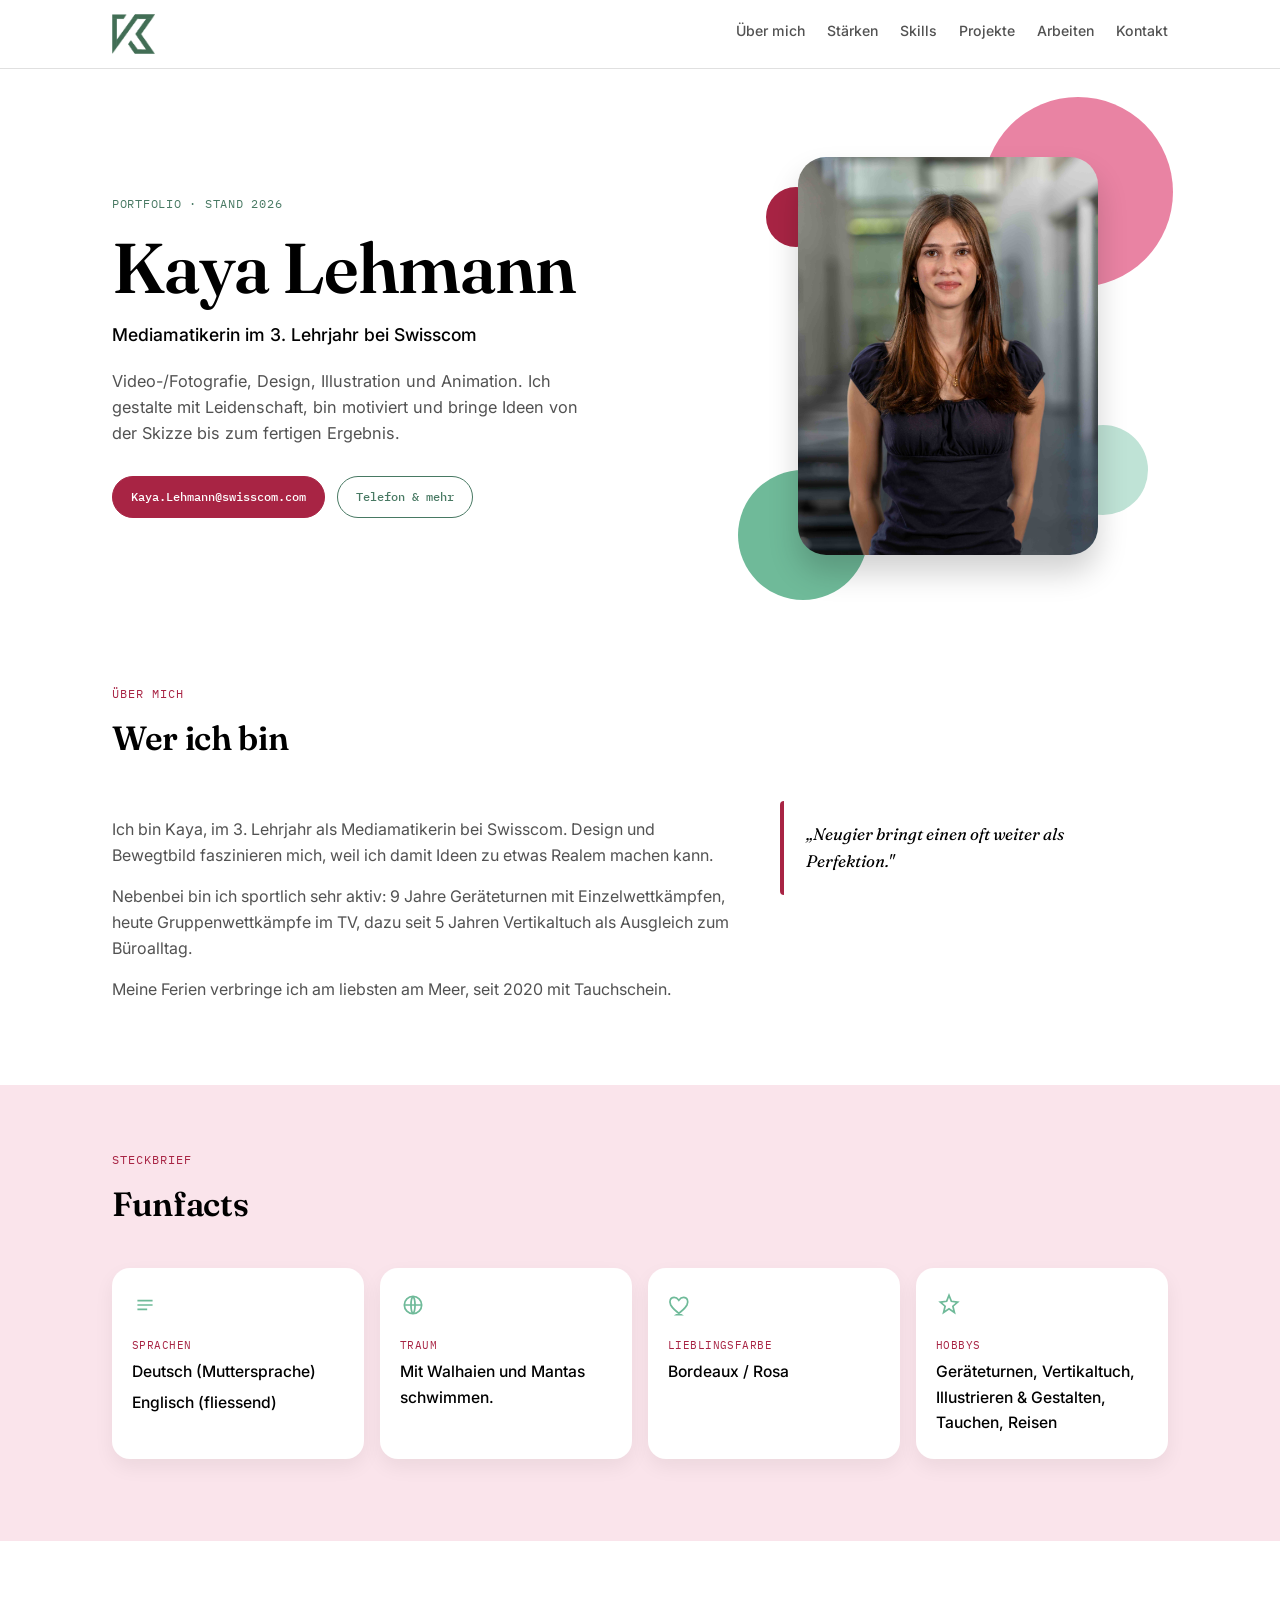
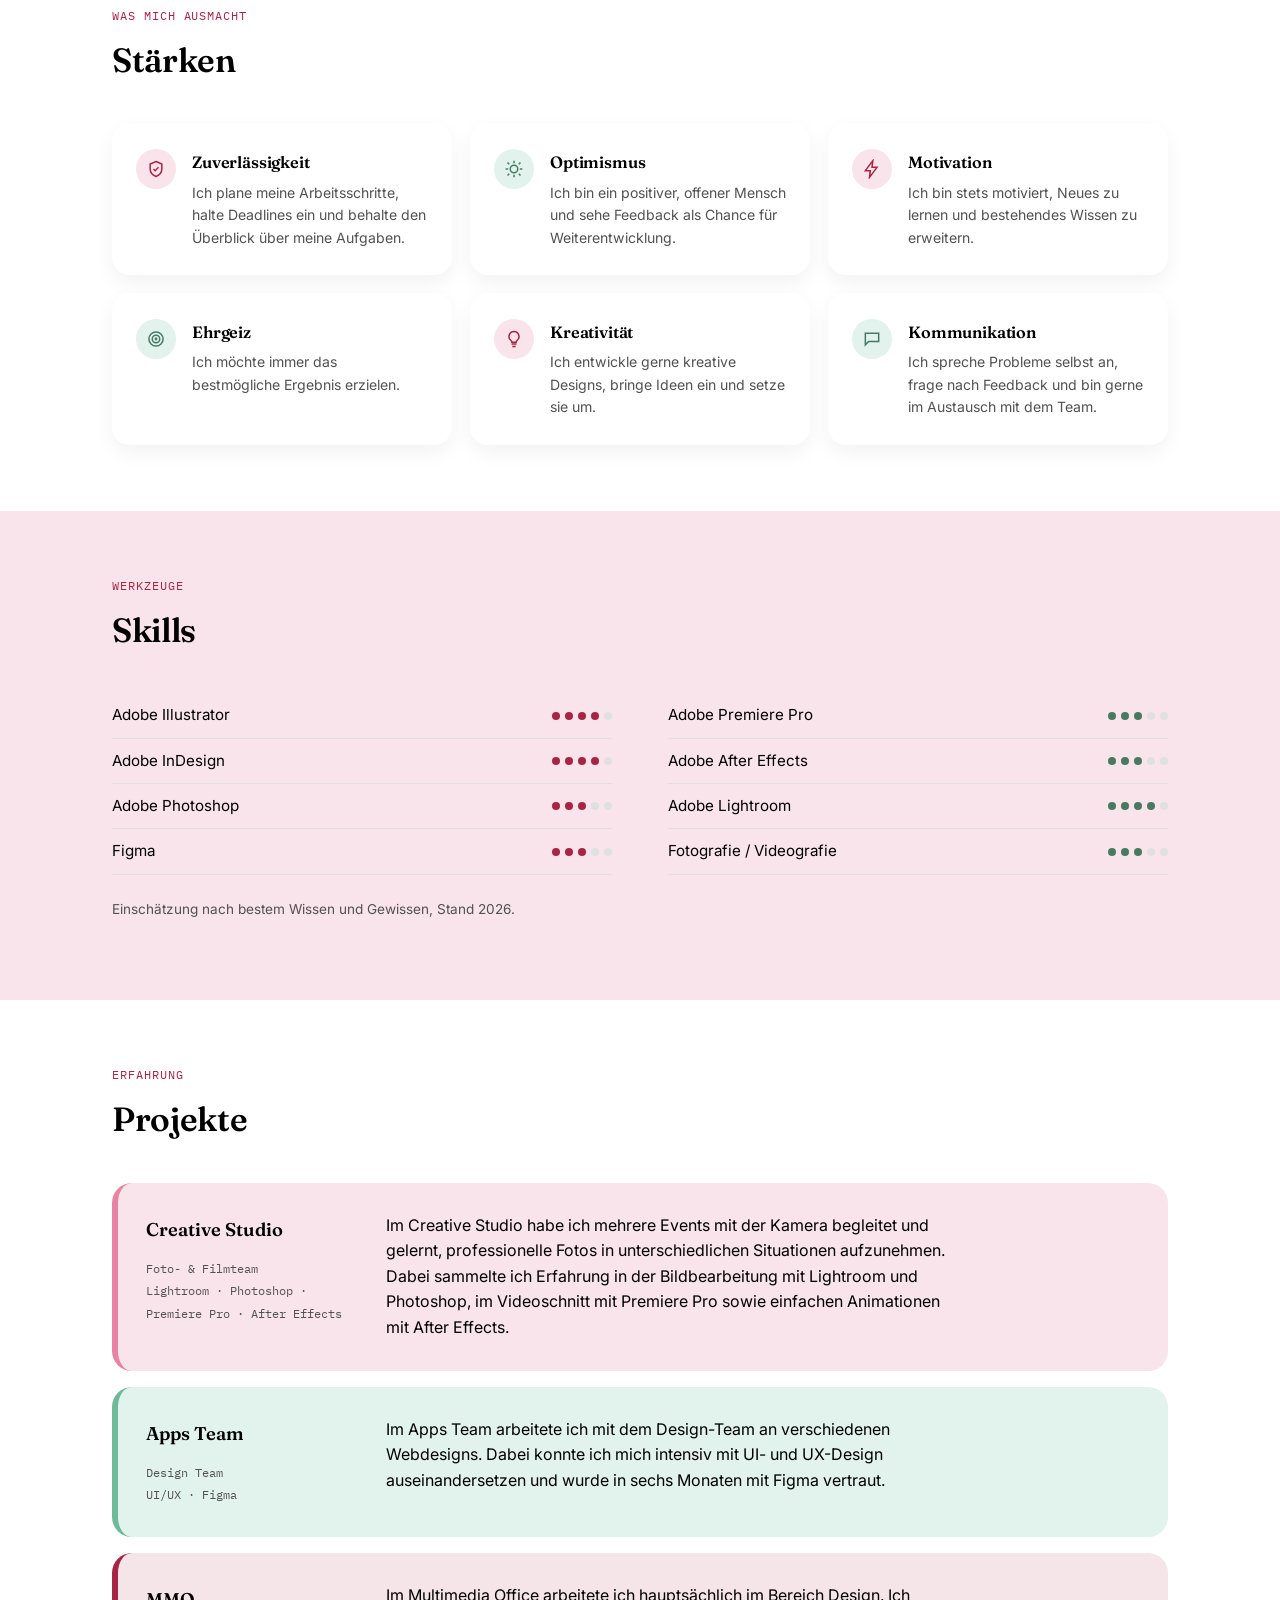
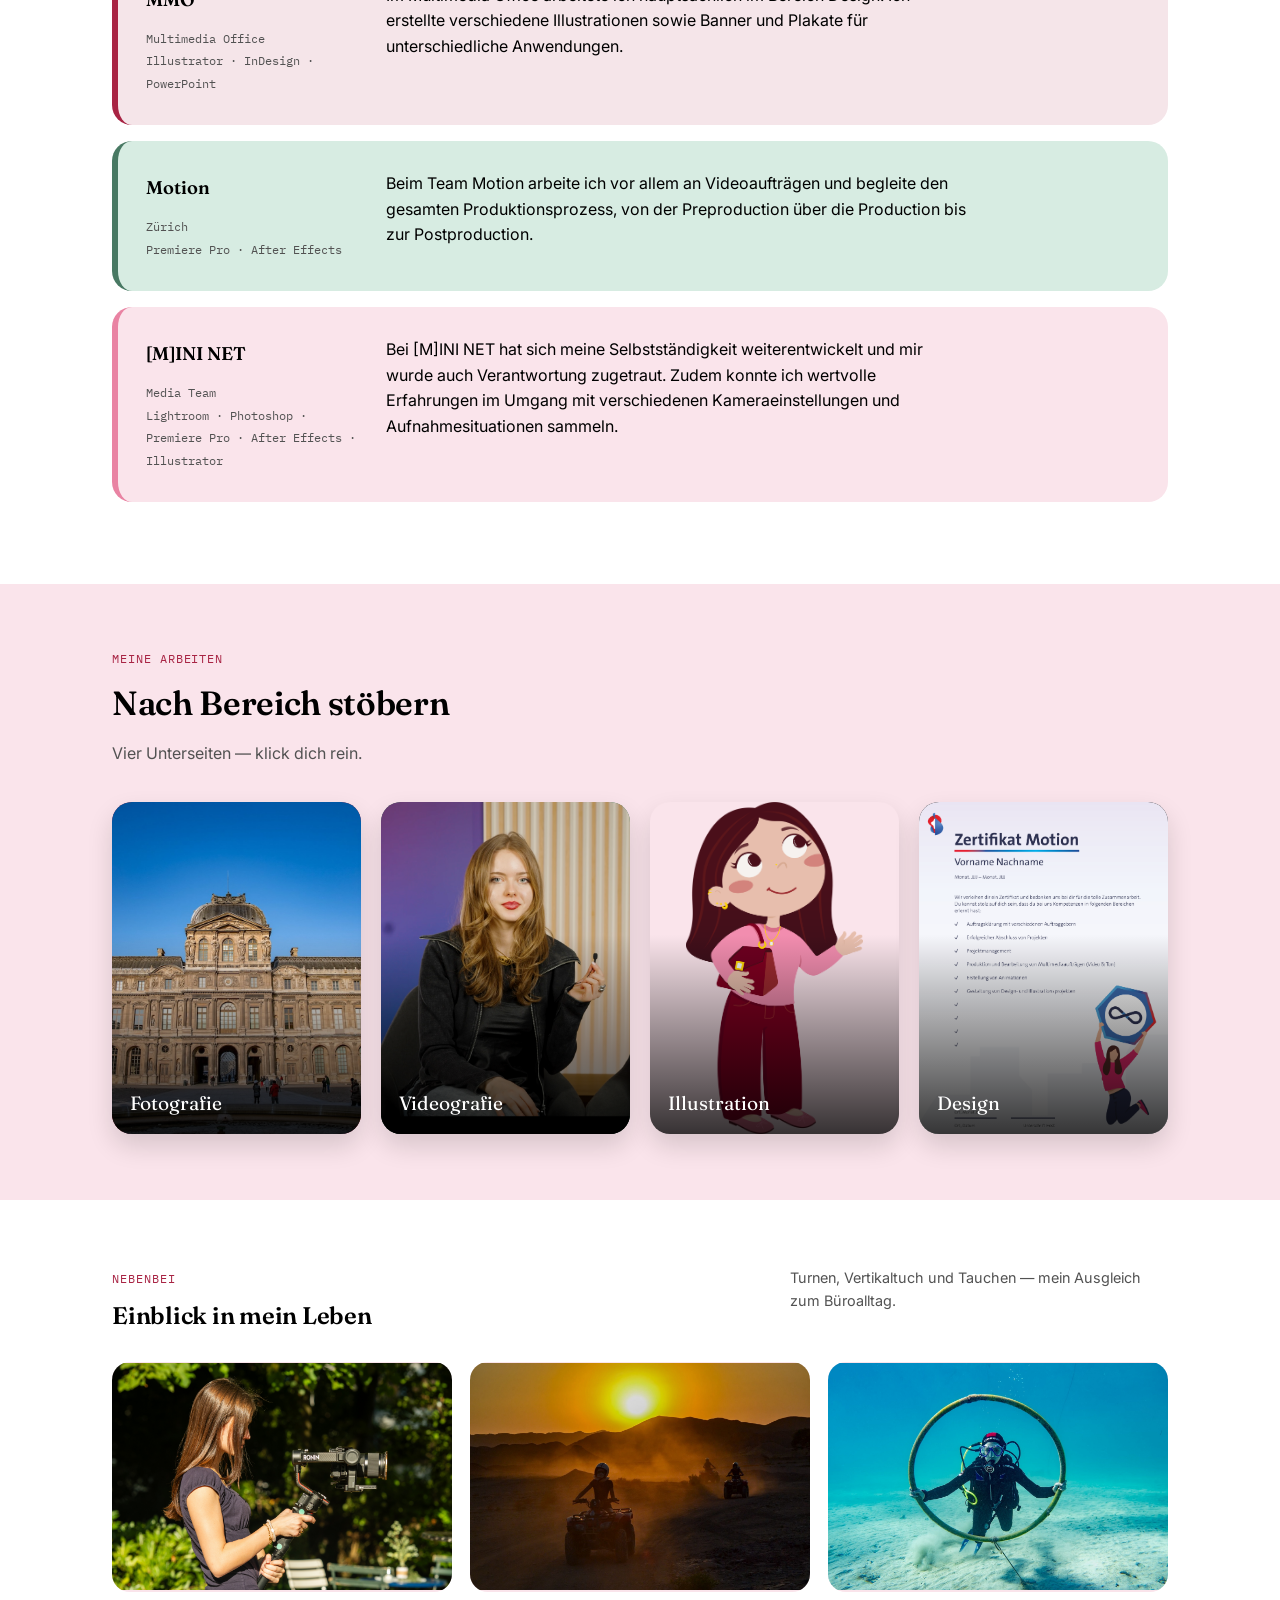
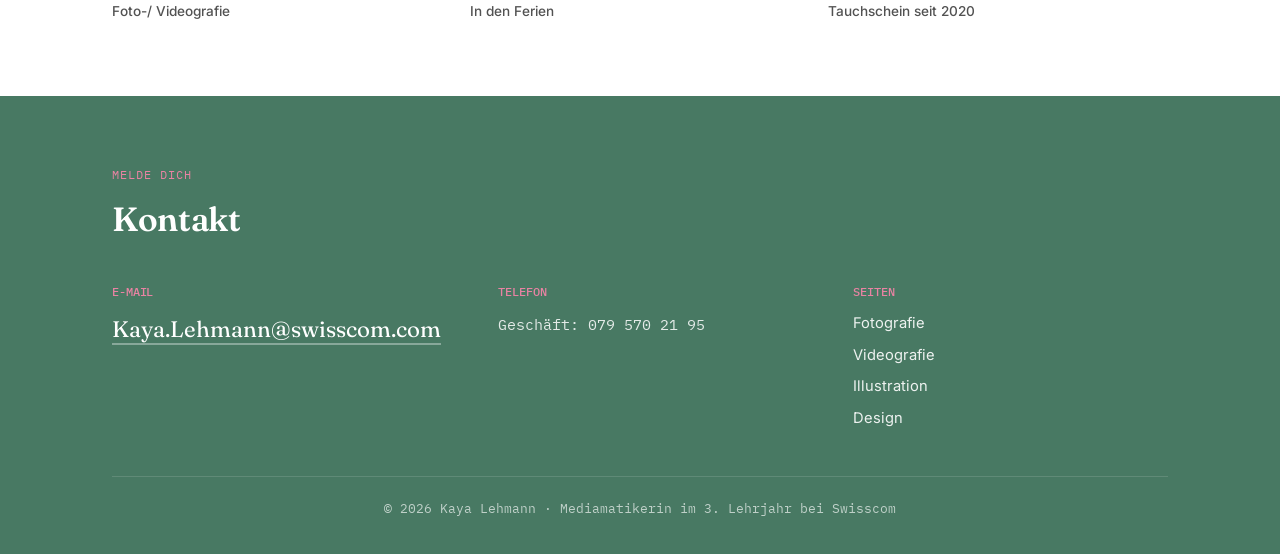
<file: index.html>
<!DOCTYPE html>
<html lang="de">
<head>
<meta charset="UTF-8">
<meta name="viewport" content="width=device-width, initial-scale=1.0">
<title>Kaya Lehmann — Mediamatikerin</title>
<link rel="icon" type="image/x-icon" href="assets/Logo/Logo.png">
<meta name="description" content="Portfolio von Kaya Lehmann, Mediamatikerin im 3. Lehrjahr — Design, Bewegtbild, Illustration und Fotografie.">
<link rel="preconnect" href="https://fonts.googleapis.com">
<link rel="preconnect" href="https://fonts.gstatic.com" crossorigin>
<link href="https://fonts.googleapis.com/css2?family=Fraunces:opsz,wght@9..144,500;9..144,600;9..144,700&family=Yellowtail&family=Inter:wght@400;500;600;700&family=IBM+Plex+Mono:wght@400;500&display=swap" rel="stylesheet">
<link rel="stylesheet" href="style.css">
</head>
<body>

<!-- ============================================================
     BILDER & FARBEN ANPASSEN
     - Farben: ganz oben in style.css unter :root.
     - Bilder: liegen in assets/. Dateiname im src="assets/..."
       ersetzen, um ein Bild zu tauschen. Empfohlene Breite:
       Porträt ~700px, Arbeitsproben/Fotos ~900–1000px.
     ============================================================ -->

<header class="top">
  <div class="wrap">
      <img src="assets/Logo/Logo.png" alt="Porträt von Kaya Lehmann" height="40">
    <nav aria-label="Hauptnavigation">
      <a href="#about">Über mich</a>
      <a href="#staerken">Stärken</a>
      <a href="#skills">Skills</a>
      <a href="#projekte">Projekte</a>
      <a href="#arbeiten">Arbeiten</a>
      <a href="#kontakt">Kontakt</a>
    </nav>
  </div>
</header>

<!-- ===================== HERO ===================== -->
<section class="hero">
  <div class="wrap hero-inner">
    <div>
      <div class="hero-tag">Portfolio · Stand 2026</div>
      <h1>Kaya Lehmann</h1>
      <div class="role">Mediamatikerin im 3. Lehrjahr bei Swisscom</div>
      <p class="lede">Video-/Fotografie, Design, Illustration und Animation. Ich gestalte mit Leidenschaft, bin motiviert und bringe Ideen von der Skizze bis zum fertigen Ergebnis.</p>
      <div class="chips">
        <a class="chip solid" href="mailto:Kaya.Lehmann@swisscom.com">Kaya.Lehmann@swisscom.com</a>
        <a class="chip outline" href="#kontakt">Telefon &amp; mehr</a>
      </div>
    </div>
    <!-- Porträt: Bild in assets/ ersetzen. Die 4 Punkte (.dot) liegen hinter dem Bild,
         Farbe/Position/Grösse steht in style.css unter "2) PORTRAIT" -->
    <div class="hero-portrait">
      <span class="dot d1" aria-hidden="true"></span>
      <span class="dot d2" aria-hidden="true"></span>
      <span class="dot d3" aria-hidden="true"></span>
      <span class="dot d4" aria-hidden="true"></span>
      <img src="assets/Kaya_Portrait.jpeg" alt="Porträt von Kaya Lehmann">
    </div>
  </div>
</section>

<main>

  <!-- ===================== ABOUT ===================== -->
  <section class="block tint-white" id="about">
    <div class="wrap">
      <div class="section-head">
        <span class="eyebrow">Über mich</span>
        <h2>Wer ich bin</h2>
      </div>
      <div class="about-grid">
        <div>
          <p>Ich bin Kaya, im 3. Lehrjahr als Mediamatikerin bei Swisscom. Design und Bewegtbild faszinieren mich, weil ich damit Ideen zu etwas Realem machen kann. </p>
          <p>Nebenbei bin ich sportlich sehr aktiv: 9 Jahre Geräteturnen mit Einzelwettkämpfen, heute Gruppenwettkämpfe im TV, dazu seit 5 Jahren Vertikaltuch als Ausgleich zum Büroalltag.</p>
          <p>Meine Ferien verbringe ich am liebsten am Meer, seit 2020 mit Tauchschein.</p>
        </div>
        <div class="about-quote">„Neugier bringt einen oft weiter als Perfektion."</div>
      </div>
    </div>
  </section>

  <!-- ===================== FUNFACTS ===================== -->
  <section class="block tint-pink">
    <div class="wrap">
      <div class="section-head">
        <span class="eyebrow">Steckbrief</span>
        <h2>Funfacts</h2>
      </div>
      <dl class="funfacts-grid">
        <div class="funfact">
          <svg class="ico" viewBox="0 0 24 24" fill="none" stroke="currentColor" stroke-width="1.6"><path d="M5 8h14M5 12h14M5 16h9"/></svg>
          <dt>Sprachen</dt>
          <dd>Deutsch (Muttersprache)</dd>
          <dd>Englisch (fliessend)</dd>
        </div>
        <div class="funfact">
          <svg class="ico" viewBox="0 0 24 24" fill="none" stroke="currentColor" stroke-width="1.6"><circle cx="12" cy="12" r="8"/><path d="M4 12h16M12 4c2.5 2.5 2.5 13.5 0 16M12 4c-2.5 2.5-2.5 13.5 0 16"/></svg>
          <dt>Traum</dt>
          <dd>Mit Walhaien und Mantas schwimmen.</dd>
        </div>
        <div class="funfact">
          <svg class="ico" viewBox="0 0 24 24" fill="none" stroke="currentColor" stroke-width="1.6"><path d="M12 21s-7-4.6-9.5-9C.7 8.4 2.3 5 5.6 5c1.8 0 3.2 1 4.4 2.6C11.2 6 12.6 5 14.4 5c3.3 0 4.9 3.4 3.1 7-2.5 4.4-9.5 9-9.5 9z"/></svg>
          <dt>Lieblingsfarbe</dt>
          <dd>Bordeaux / Rosa</dd>
        </div>
        <div class="funfact">
          <svg class="ico" viewBox="0 0 24 24" fill="none" stroke="currentColor" stroke-width="1.6"><path d="M12 3l2.2 5.6L20 9.3l-4.4 3.8L17 19l-5-3.4L7 19l1.4-5.9L4 9.3l5.8-.7z"/></svg>
          <dt>Hobbys</dt>
          <dd>Geräteturnen, Vertikaltuch, Illustrieren & Gestalten, Tauchen, Reisen</dd>
        </div>
      </dl>
    </div>
  </section>

  <!-- ===================== STÄRKEN ===================== -->
  <section class="block tint-white" id="staerken">
    <div class="wrap">
      <div class="section-head">
        <span class="eyebrow">Was mich ausmacht</span>
        <h2>Stärken</h2>
      </div>
      <div class="strengths">
        <div class="strength">
          <span class="ico"><svg viewBox="0 0 24 24" fill="none" stroke="currentColor" stroke-width="1.8"><path d="M12 3l7 3v6c0 4.4-3 7.4-7 9-4-1.6-7-4.6-7-9V6l7-3z"/><path d="M9 12l2 2 4-4"/></svg></span>
          <div><h3>Zuverlässigkeit</h3><p>Ich plane meine Arbeitsschritte, halte Deadlines ein und behalte den Überblick über meine Aufgaben.</p></div>
        </div>
        <div class="strength">
          <span class="ico"><svg viewBox="0 0 24 24" fill="none" stroke="currentColor" stroke-width="1.8"><circle cx="12" cy="12" r="4.5"/><path d="M12 2v3M12 19v3M4.2 4.2l2.1 2.1M17.7 17.7l2.1 2.1M2 12h3M19 12h3M4.2 19.8l2.1-2.1M17.7 6.3l2.1-2.1"/></svg></span>
          <div><h3>Optimismus</h3><p>Ich bin ein positiver, offener Mensch und sehe Feedback als Chance für Weiterentwicklung.</p></div>
        </div>
        <div class="strength">
          <span class="ico"><svg viewBox="0 0 24 24" fill="none" stroke="currentColor" stroke-width="1.8"><path d="M13 2 4 14h6l-1 8 9-12h-6l1-8z"/></svg></span>
          <div><h3>Motivation</h3><p>Ich bin stets motiviert, Neues zu lernen und bestehendes Wissen zu erweitern.</p></div>
        </div>
        <div class="strength">
          <span class="ico"><svg viewBox="0 0 24 24" fill="none" stroke="currentColor" stroke-width="1.8"><circle cx="12" cy="12" r="8.5"/><circle cx="12" cy="12" r="4.5"/><circle cx="12" cy="12" r="0.8" fill="currentColor"/></svg></span>
          <div><h3>Ehrgeiz</h3><p>Ich möchte immer das bestmögliche Ergebnis erzielen.</p></div>
        </div>
        <div class="strength">
          <span class="ico"><svg viewBox="0 0 24 24" fill="none" stroke="currentColor" stroke-width="1.8"><path d="M9 18h6M10 21h4M12 3a6 6 0 0 0-3.6 10.8c.6.5 1 1.2 1 2.2h5.2c0-1 .4-1.7 1-2.2A6 6 0 0 0 12 3z"/></svg></span>
          <div><h3>Kreativität</h3><p>Ich entwickle gerne kreative Designs, bringe Ideen ein und setze sie um.</p></div>
        </div>
        <div class="strength">
          <span class="ico"><svg viewBox="0 0 24 24" fill="none" stroke="currentColor" stroke-width="1.8"><path d="M4 5h16v10H8l-4 4V5z"/></svg></span>
          <div><h3>Kommunikation</h3><p>Ich spreche Probleme selbst an, frage nach Feedback und bin gerne im Austausch mit dem Team.</p></div>
        </div>
      </div>
    </div>
  </section>

  <!-- ===================== SKILLS ===================== -->
  <section class="block tint-pink" id="skills">
    <div class="wrap">
      <div class="section-head">
        <span class="eyebrow">Werkzeuge</span>
        <h2>Skills</h2>
      </div>
      <div class="skills-groups">
        <div class="skill-group">
          <div class="skill-row"><span class="name">Adobe Illustrator</span><span class="dots pink"><span class="on"></span><span class="on"></span><span class="on"></span><span class="on"></span><span></span></span></div>
          <div class="skill-row"><span class="name">Adobe InDesign</span><span class="dots pink"><span class="on"></span><span class="on"></span><span class="on"></span><span class="on"></span><span></span></span></div>
          <div class="skill-row"><span class="name">Adobe Photoshop</span><span class="dots pink"><span class="on"></span><span class="on"></span><span class="on"></span><span></span><span></span></span></div>
          <div class="skill-row"><span class="name">Figma</span><span class="dots pink"><span class="on"></span><span class="on"></span><span class="on"></span><span></span><span></span></span></div>
        </div>
        <div class="skill-group">
          <div class="skill-row"><span class="name">Adobe Premiere Pro</span><span class="dots green"><span class="on"></span><span class="on"></span><span class="on"></span><span></span><span></span></span></div>
          <div class="skill-row"><span class="name">Adobe After Effects</span><span class="dots green"><span class="on"></span><span class="on"></span><span class="on"></span><span></span><span></span></span></div>
          <div class="skill-row"><span class="name">Adobe Lightroom</span><span class="dots green"><span class="on"></span><span class="on"></span><span class="on"></span><span class="on"></span><span></span></span></div>
          <div class="skill-row"><span class="name">Fotografie / Videografie</span><span class="dots green"><span class="on"></span><span class="on"></span><span class="on"></span><span></span><span></span></span></div>
        </div>
      </div>
      <p class="skills-note">Einschätzung nach bestem Wissen und Gewissen, Stand 2026.</p>
    </div>
  </section>

  <!-- ===================== PROJEKTE =====================
       Jede Box hat ihre eigene Klasse (proj-creative, proj-apps, proj-mmo, proj-motion).
       Farben pro Box: style.css unter "4) PROJEKT-BOXEN" -->
  <section class="block tint-white" id="projekte">
    <div class="wrap">
      <div class="section-head">
        <span class="eyebrow">Erfahrung</span>
        <h2>Projekte</h2>
      </div>

      <div class="project proj-creative">
        <div class="meta"><strong>Creative Studio</strong>Foto- &amp; Filmteam<br>Lightroom · Photoshop · Premiere Pro · After Effects</div>
        <p>Im Creative Studio habe ich mehrere Events mit der Kamera begleitet und gelernt, professionelle Fotos in unterschiedlichen Situationen aufzunehmen. Dabei sammelte ich Erfahrung in der Bildbearbeitung mit Lightroom und Photoshop, im Videoschnitt mit Premiere Pro sowie einfachen Animationen mit After Effects.</p>
      </div>
      <div class="project proj-apps">
        <div class="meta"><strong>Apps Team </strong>Design Team<br>UI/UX · Figma</div>
        <p>Im Apps Team arbeitete ich mit dem Design-Team an verschiedenen Webdesigns. Dabei konnte ich mich intensiv mit UI- und UX-Design auseinandersetzen und wurde in sechs Monaten mit Figma vertraut.</p>
      </div>
      <div class="project proj-motion">
        <div class="meta"><strong>MMO</strong>Multimedia Office<br>Illustrator · InDesign · PowerPoint</div>
        <p>Im Multimedia Office arbeitete ich hauptsächlich im Bereich Design. Ich erstellte verschiedene Illustrationen sowie Banner und Plakate für unterschiedliche Anwendungen.</p>
      </div>
      <div class="project proj-mmo">
        <div class="meta"><strong>Motion</strong>Zürich<br>Premiere Pro · After Effects</div>
        <p>Beim Team Motion arbeite ich vor allem an Videoaufträgen und begleite den gesamten Produktionsprozess, von der Preproduction über die Production bis zur Postproduction.</p>
      </div>
          <div class="project proj-creative">
        <div class="meta"><strong>[M]INI NET</strong>Media Team<br>Lightroom · Photoshop · Premiere Pro · After Effects · Illustrator</div>
        <p>Bei [M]INI NET hat sich meine Selbstständigkeit weiterentwickelt und mir wurde auch Verantwortung zugetraut. Zudem konnte ich wertvolle Erfahrungen im Umgang mit verschiedenen Kameraeinstellungen und Aufnahmesituationen sammeln.</p>
      </div>
  </section>

  <!-- ===================== LINKS ZU UNTERSEITEN ===================== -->
  <section class="block tint-pink" id="arbeiten">
    <div class="wrap">
      <div class="section-head">
        <span class="eyebrow">Meine Arbeiten</span>
        <h2>Nach Bereich stöbern</h2>
        <p class="sub">Vier Unterseiten — klick dich rein.</p>
      </div>
      <!-- Vier Kategorie-Boxen: je eine eigene Klasse (cat-foto, cat-video, cat-illu, cat-design).
           Bild tauschen = src ändern. Farbe/Bildausschnitt: style.css unter "3) KATEGORIE-BOXEN" -->
      <div class="subpage-grid">
        <a class="subpage-card cat-foto" href="fotografie.html">
          <img src="assets/Paris/02.jpg" alt="Fotografie-Vorschau: Paris">
          <span class="label">Fotografie</span>
        </a>
        <a class="subpage-card cat-video" href="videografie.html">
          <img src="assets/Video/Video_Page.png" alt="Videografie-Vorschau">
          <span class="label">Videografie</span>
        </a>
<a class="subpage-card" href="illustration.html" style="--cat-fit: contain; background: var(--shy-pink);">
          <img src="assets/Illustration/Ilu_Kaya.png" alt="Illustration-Vorschau: Turnerin">
          <span class="label">Illustration</span>
        </a>
        <a class="subpage-card cat-design" href="design.html">
          <img src="assets/Design/Vorlage_Zertifikat.png" alt="Design-Vorschau: Zukunftstag-Grafik">
          <span class="label">Design</span>
        </a>
      </div>
    </div>
  </section>

  <!-- ===================== FREIZEIT ===================== -->
  <section class="block tint-white">
    <div class="wrap">
      <div class="personal-head">
        <div>
          <span class="eyebrow" style="display:block;font-family:'IBM Plex Mono',monospace;font-size:0.74rem;color:var(--growing-pink);text-transform:uppercase;letter-spacing:0.08em;margin-bottom:8px;">Nebenbei</span>
          <h2>Einblick in mein Leben</h2>
        </div>
        <p>Turnen, Vertikaltuch und Tauchen — mein Ausgleich zum Büroalltag.</p>
      </div>
      <div class="personal-grid">
        <div><img src="assets/Fotos/gimbal.jpg" alt=""><span>Foto-/ Videografie</span></div>
        <div><img src="assets/Fotos/quad.JPG" alt=""><span>In den Ferien</span></div>
        <div><img src="assets/Fotos/Tauchen.JPG" alt=""><span>Tauchschein seit 2020 </span></div>
      </div>
    </div>
  </section>

</main>

<!-- ===================== FOOTER / KONTAKT ===================== -->
<footer class="site-footer" id="kontakt">
  <div class="wrap">
    <div class="section-head">
      <span class="eyebrow">Melde dich</span>
      <h2>Kontakt</h2>
    </div>
    <div class="footer-grid">
      <div>
        <h3>E-Mail</h3>
        <a class="big" href="mailto:Kaya.Lehmann@swisscom.com">Kaya.Lehmann@swisscom.com</a>
      </div>
      <div>
        <h3>Telefon</h3>
        <p class="line">Geschäft: 079 570 21 95</p>
      </div>
      <div>
        <h3>Seiten</h3>
        <nav>
          <a href="fotografie.html">Fotografie</a>
          <a href="videografie.html">Videografie</a>
          <a href="illustration.html">Illustration</a>
          <a href="design.html">Design</a>
        </nav>
      </div>
    </div>
    <div class="footer-bottom">© 2026 Kaya Lehmann · Mediamatikerin im 3. Lehrjahr bei Swisscom</div>
  </div>
</footer>

</body>
</html>
</file>
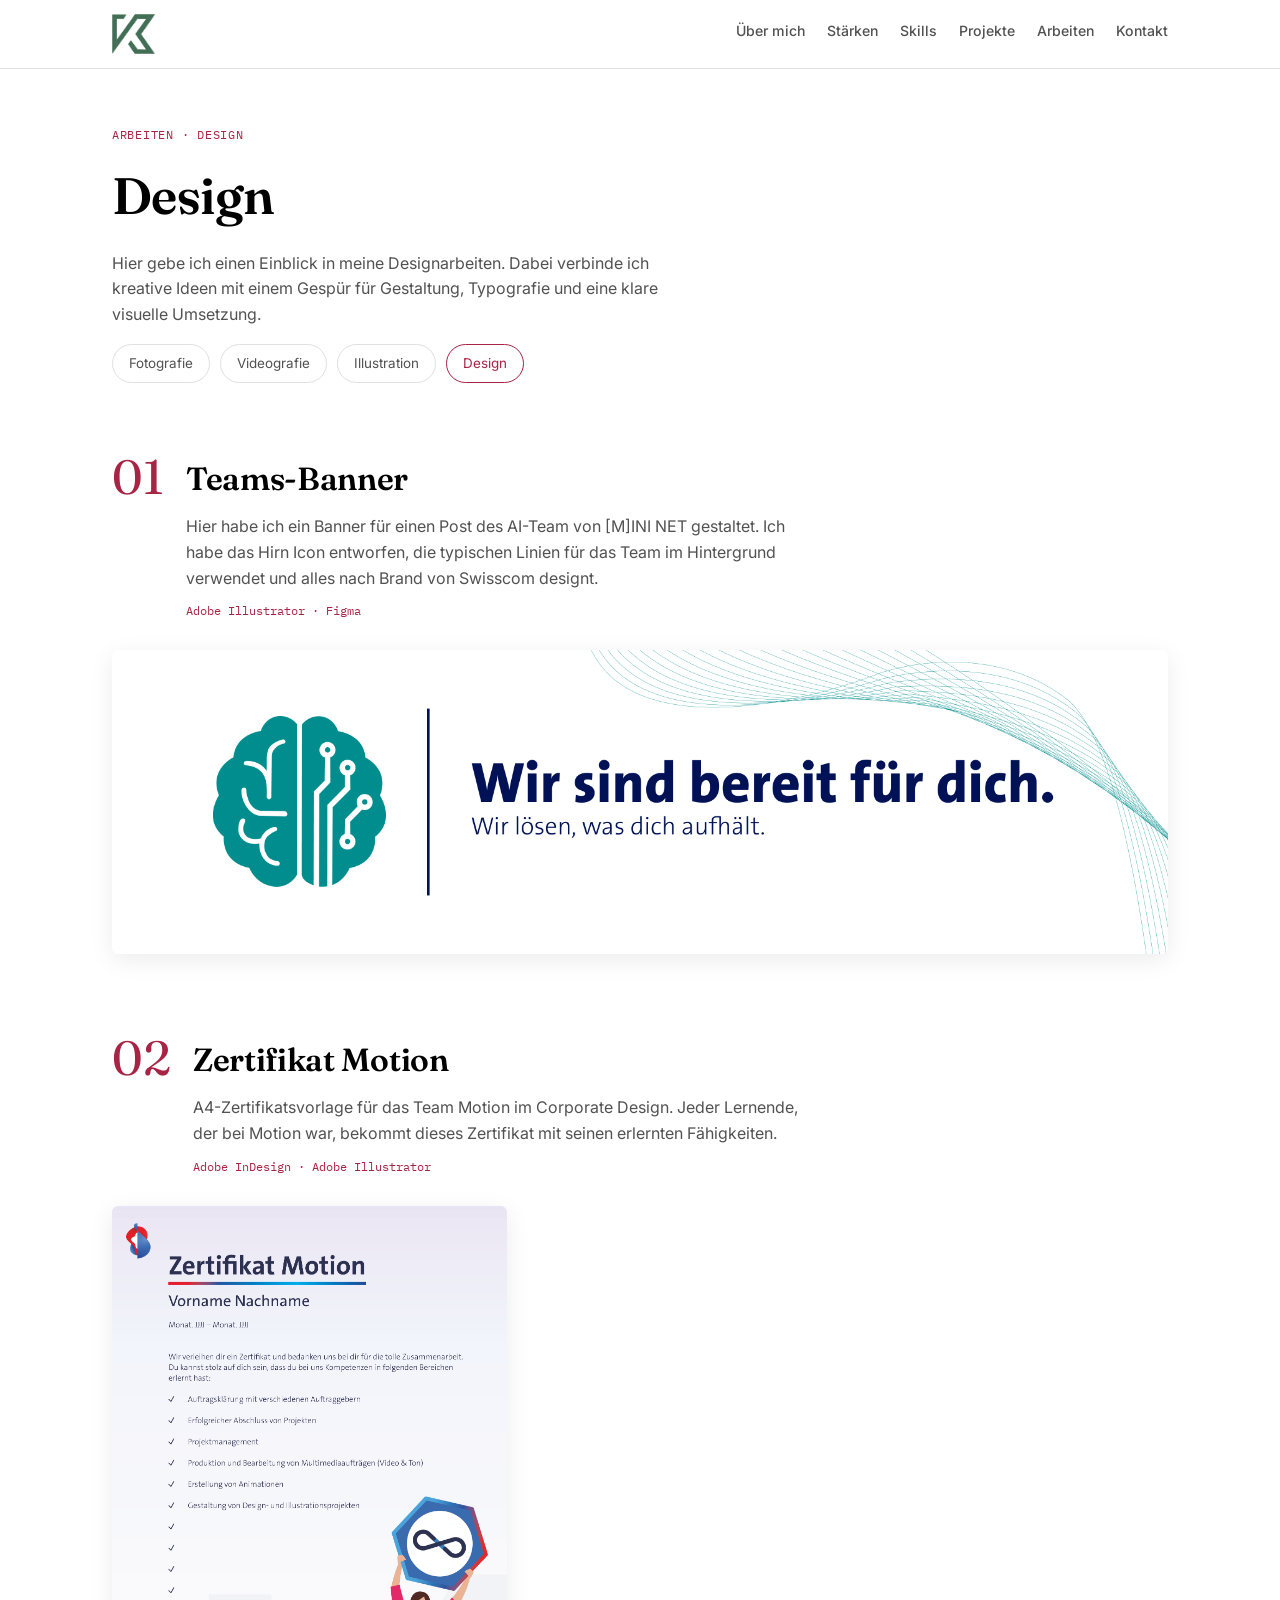
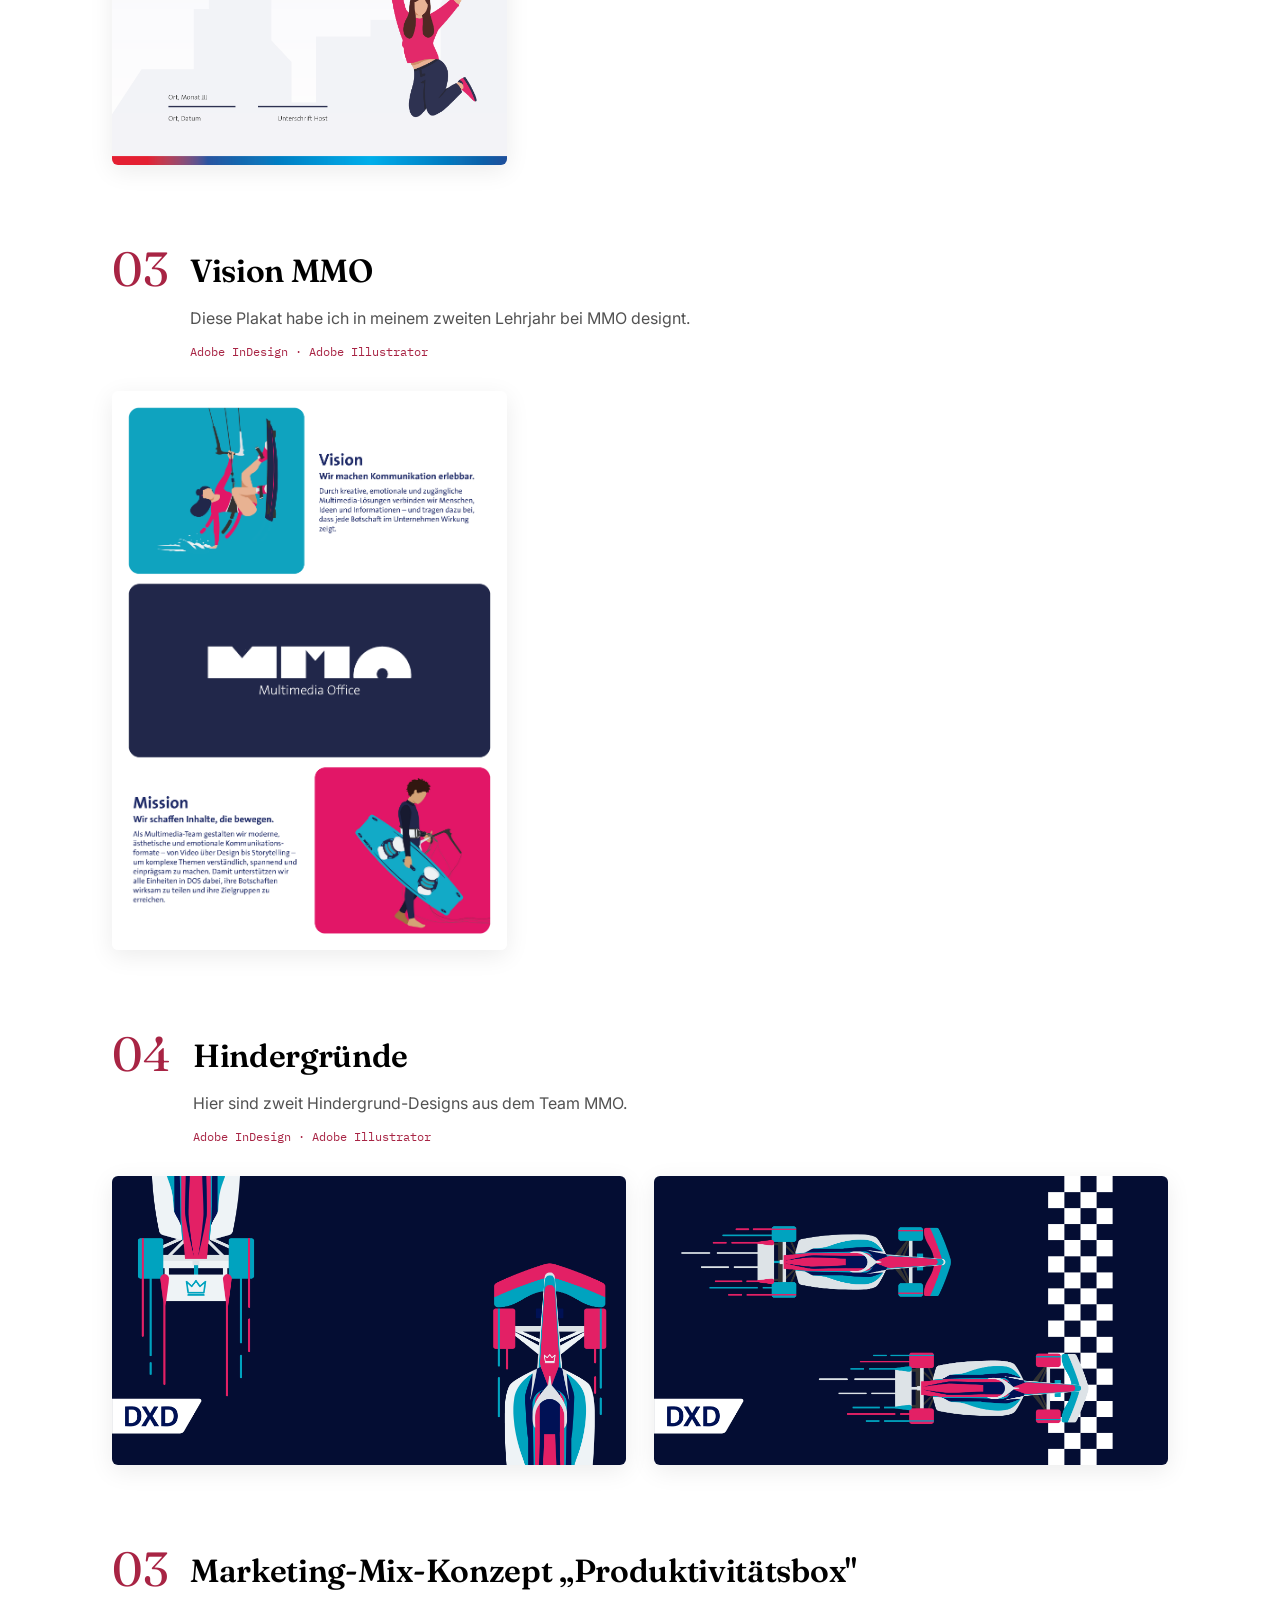
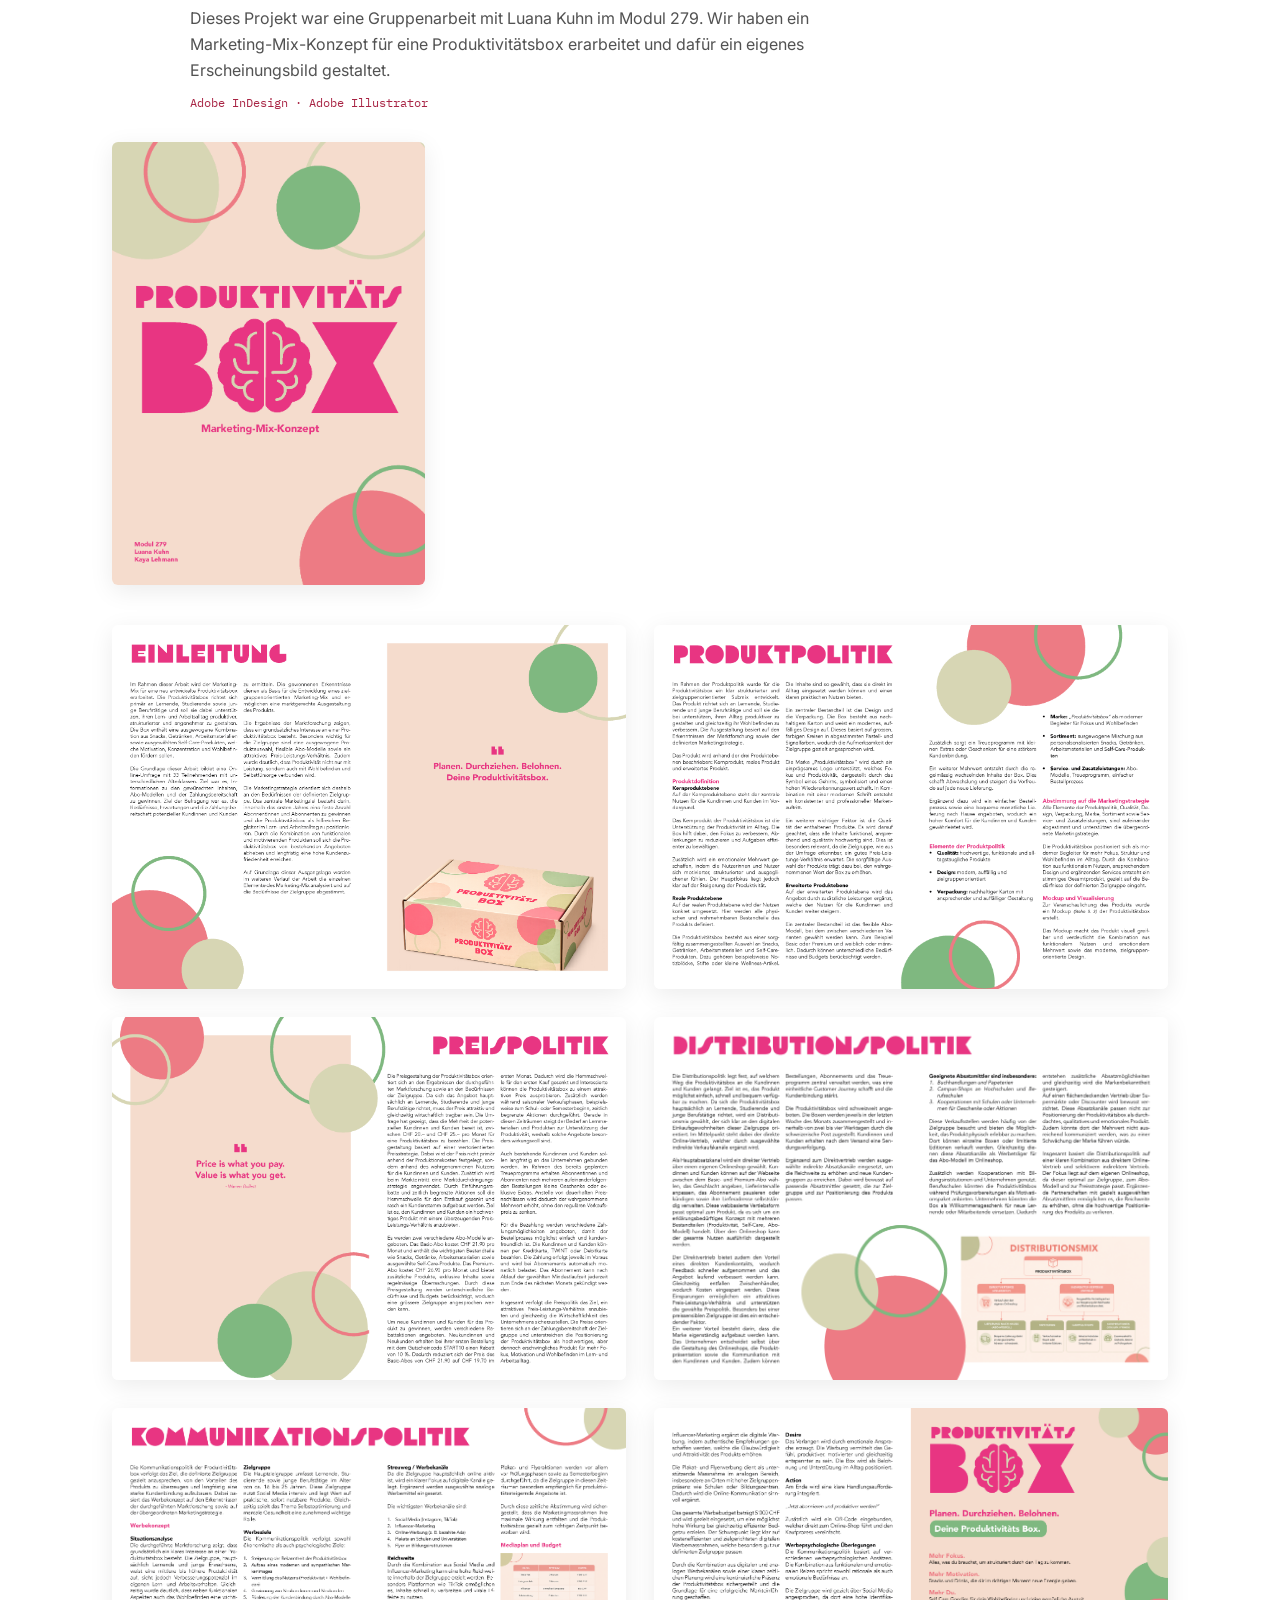
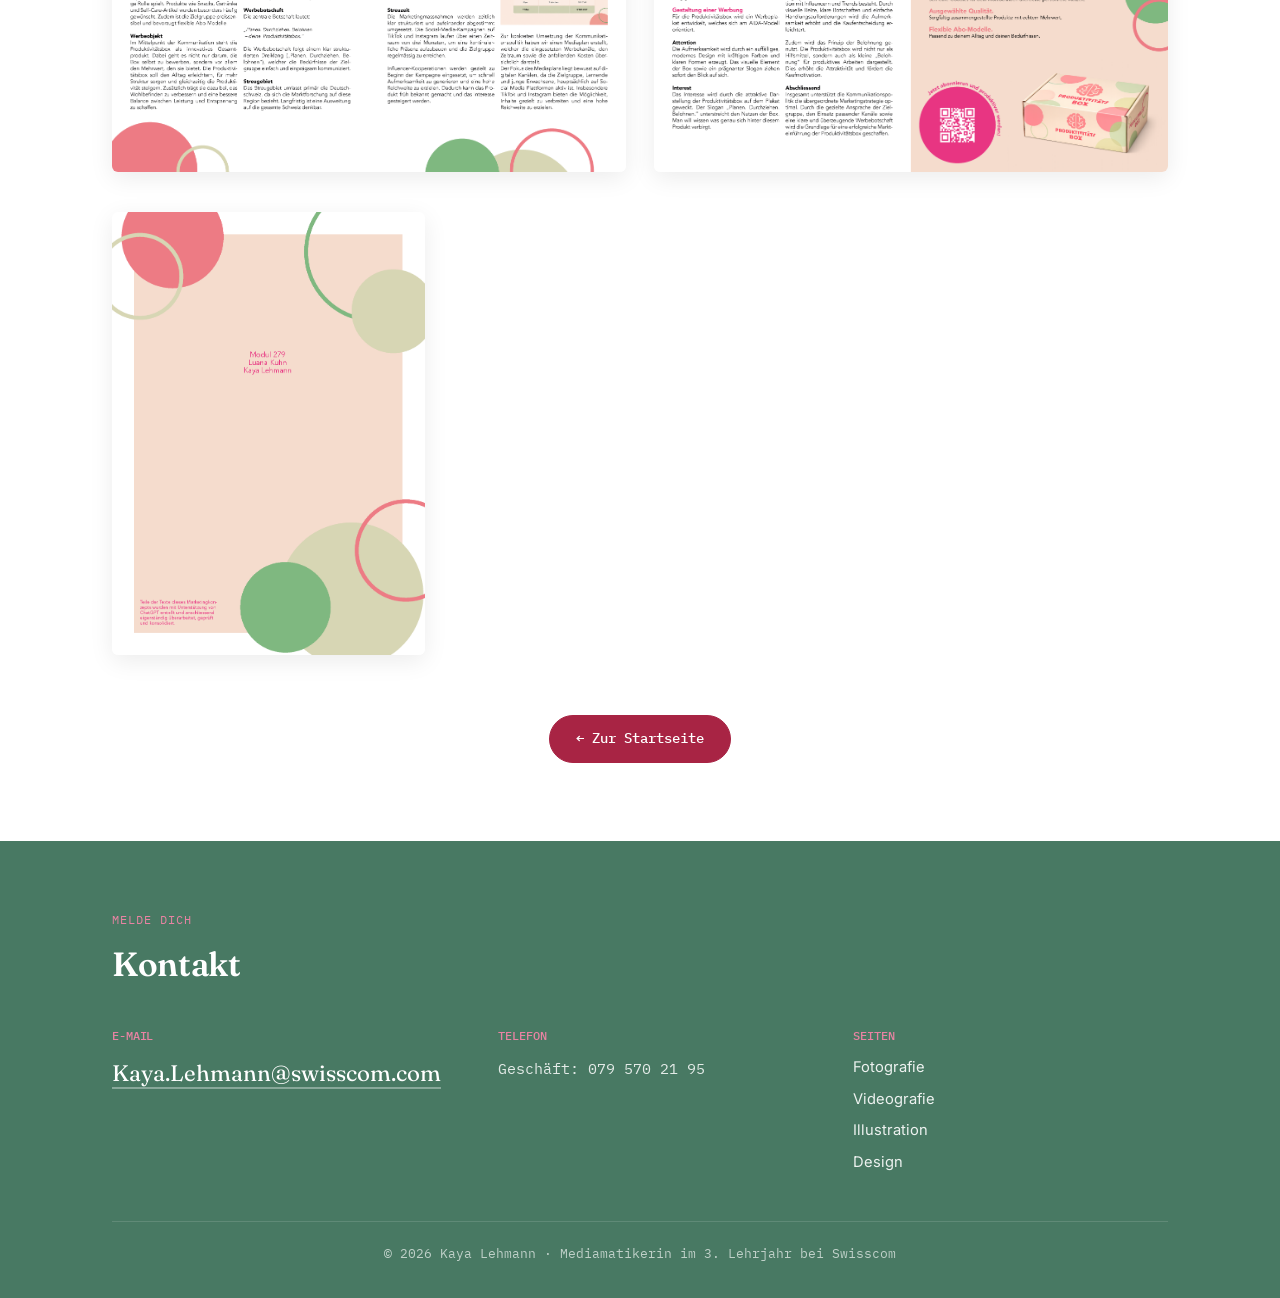
<file: design.html>
<!DOCTYPE html>
<html lang="de">
<head>
<meta charset="UTF-8">
<meta name="viewport" content="width=device-width, initial-scale=1.0">
<title>Design — Kaya Lehmann</title>
<link rel="icon" type="image/x-icon" href="assets/Logo/Logo.png">
<link rel="preconnect" href="https://fonts.googleapis.com">
<link rel="preconnect" href="https://fonts.gstatic.com" crossorigin>
<link href="https://fonts.googleapis.com/css2?family=Fraunces:opsz,wght@9..144,500;9..144,600;9..144,700&family=Yellowtail&family=Inter:wght@400;500;600;700&family=IBM+Plex+Mono:wght@400;500&display=swap" rel="stylesheet">
<link rel="stylesheet" href="style.css">
</head>
<body>

<header class="top">
  <div class="wrap">
      <img src="assets/Logo/Logo.png" alt="Porträt von Kaya Lehmann" height="40">
    <nav aria-label="Hauptnavigation">
      <a href="index.html#about">Über mich</a>
      <a href="index.html#staerken">Stärken</a>
      <a href="index.html#skills">Skills</a>
      <a href="index.html#projekte">Projekte</a>
      <a href="index.html#arbeiten">Arbeiten</a>
      <a href="index.html#kontakt">Kontakt</a>
    </nav>
  </div>
</header>

<main class="wrap">
  <section class="page-hero">
    <span class="eyebrow">Arbeiten · Design</span>
    <h1>Design</h1>
    <p>Hier gebe ich einen Einblick in meine Designarbeiten. Dabei verbinde ich kreative Ideen mit einem Gespür für Gestaltung, Typografie und eine klare visuelle Umsetzung.</p>
    <div class="subnav">
      <a href="fotografie.html">Fotografie</a>
      <a href="videografie.html">Videografie</a>
      <a href="illustration.html">Illustration</a>
      <a class="active" href="design.html">Design</a>
    </div>
  </section>

    <!-- ============ PROJEKT 1: TEAMS-BANNER ============ -->
  <section class="design-project">
    <div class="design-head">
      <span class="design-nr">01</span>
      <div>
        <h2>Teams-Banner</h2>
        <p>Hier habe ich ein Banner für einen Post des AI-Team von [M]INI NET gestaltet. Ich habe das Hirn Icon entworfen, die typischen Linien für das Team im Hintergrund verwendet und alles nach Brand von Swisscom designt.</p>
        <p class="design-tools">Adobe Illustrator · Figma</p>
      </div>
    </div>
    <figure class="design-fig">
      <a href="assets/Design/teams-banner.jpg" target="_blank" rel="noopener"><img class="design-img" src="assets/Design/Final_Banner.jpg" alt="Teams-Banner mit Hirn-Icon und dem Text Wir sind bereit für dich"></a>
    </figure>
  </section>


    <!-- ============ PROJEKT 2: ZERTIFIKAT + PLANUNG ============ -->
  <section class="design-project">
    <div class="design-head">
      <span class="design-nr">02</span>
      <div>
        <h2>Zertifikat Motion</h2>
        <p>A4-Zertifikatsvorlage für das Team Motion im Corporate Design. Jeder Lernende, der bei Motion war, bekommt dieses Zertifikat mit seinen erlernten Fähigkeiten.</p>
        <p class="design-tools">Adobe InDesign · Adobe Illustrator</p>
      </div>
    </div>
    <div class="design-row cols-poster">
      <figure class="design-fig">
        <a href="assets/Design/zertifikat-motion.jpg" target="_blank" rel="noopener"><img class="design-img" src="assets/Design/Vorlage_Zertifikat.png" alt="A4-Zertifikatsvorlage Zertifikat Motion"></a>
      </figure>
  </section>

  <section class="design-project">
    <div class="design-head">
      <span class="design-nr">03</span>
      <div>
        <h2>Vision MMO</h2>
        <p>Diese Plakat habe ich in meinem zweiten Lehrjahr bei MMO designt.</p>
        <p class="design-tools">Adobe InDesign · Adobe Illustrator</p>
      </div>
    </div>
    <div class="design-row cols-poster">
      <figure class="design-fig">
        <a href="assets/Design/vision.png" target="_blank" rel="noopener"><img class="design-img" src="assets/Design/vision.png" alt="A4-Zertifikatsvorlage Zertifikat Motion"></a>
      </figure>
  </section>
 
<section class="design-project">
    <div class="design-head">
      <span class="design-nr">04</span>
      <div>
        <h2>Hindergründe</h2>
        <p>Hier sind zweit Hindergrund-Designs aus dem Team MMO.</p>
        <p class="design-tools">Adobe InDesign · Adobe Illustrator</p>
      </div>
    </div>
    <div class="design-row cols-2">
      <figure class="design-fig">
        <a href="assets/Design/cars.png" target="_blank" rel="noopener"><img class="design-img" src="assets/Design/cars.png" alt="Zertifikatsvorlage Motion, Variante Cars"></a>
      </figure>
      <figure class="design-fig">
        <a href="assets/Design/racing.png" target="_blank" rel="noopener"><img class="design-img" src="assets/Design/racing.png" alt="Zertifikatsvorlage Motion, Variante Racing"></a>
      </figure>
    </div>
</section>


  <!-- ============ PROJEKT 3: MARKETING-KONZEPT ============ -->
  <section class="design-project">
    <div class="design-head">
      <span class="design-nr">03</span>
      <div>
        <h2>Marketing-Mix-Konzept „Produktivitätsbox"</h2>
        <p>Dieses Projekt war eine Gruppenarbeit mit Luana Kuhn im Modul 279. Wir haben ein Marketing-Mix-Konzept für eine Produktivitätsbox erarbeitet und dafür ein eigenes Erscheinungsbild gestaltet.</p>
        <p class="design-tools">Adobe InDesign · Adobe Illustrator</p>
      </div>
    </div>

    <div class="design-row cols-2 narrow">
      <figure class="design-fig">
        <a href="assets/Design/Marketing mis Konzept_Seite_1.png" target="_blank" rel="noopener"><img class="design-img" src="assets/Design/Marketing mis Konzept_Seite_1.png" alt="Titelseite Produktivitätsbox"></a>
    </div>

    <p class="design-label">
    <div class="design-row cols-2">
      <figure class="design-fig"><a href="assets/Design/marketing-02-doppelseite.jpg" target="_blank" rel="noopener"><img class="design-img" src="assets/Design/Marketing mis Konzept_Seite_2.png" alt="Doppelseite 1"></a></figure>
      <figure class="design-fig"><a href="assets/Design/marketing-03-doppelseite.jpg" target="_blank" rel="noopener"><img class="design-img" src="assets/Design/Marketing mis Konzept_Seite_3.png" alt="Doppelseite 2"></a></figure>
      <figure class="design-fig"><a href="assets/Design/marketing-04-doppelseite.jpg" target="_blank" rel="noopener"><img class="design-img" src="assets/Design/Marketing mis Konzept_Seite_4.png" alt="Doppelseite 3"></a></figure>
      <figure class="design-fig"><a href="assets/Design/marketing-05-doppelseite.jpg" target="_blank" rel="noopener"><img class="design-img" src="assets/Design/Marketing mis Konzept_Seite_5.png" alt="Doppelseite 4"></a></figure>
      <figure class="design-fig"><a href="assets/Design/marketing-06-doppelseite.jpg" target="_blank" rel="noopener"><img class="design-img" src="assets/Design/Marketing mis Konzept_Seite_6.png" alt="Doppelseite 5"></a></figure>
      <figure class="design-fig"><a href="assets/Design/marketing-07-doppelseite.jpg" target="_blank" rel="noopener"><img class="design-img" src="assets/Design/Marketing mis Konzept_Seite_7.png" alt="Doppelseite 6"></a></figure>
    </div>
  </section>

  <p class="design-label">
    <div class="design-row cols-2 narrow">
      <figure class="design-fig">
        <a href="assets/Design/Marketing mis Konzept_Seite_8.png" target="_blank" rel="noopener"><img class="design-img" src="assets/Design/Marketing mis Konzept_Seite_8.png" alt="Abschlussseite"></a>
      </figure>
    </div>
  <div class="home-wrap">
    <a class="home-btn" href="index.html">← Zur Startseite</a>
  </div>
</main>

<footer class="site-footer" id="kontakt">
  <div class="wrap">
    <div class="section-head"><span class="eyebrow">Melde dich</span><h2>Kontakt</h2></div>
    <div class="footer-grid">
      <div><h3>E-Mail</h3><a class="big" href="mailto:Kaya.Lehmann@swisscom.com">Kaya.Lehmann@swisscom.com</a></div>
      <div><h3>Telefon</h3><p class="line">Geschäft: 079 570 21 95</p></div>
      <div><h3>Seiten</h3><nav><a href="fotografie.html">Fotografie</a><a href="videografie.html">Videografie</a><a href="illustration.html">Illustration</a><a href="design.html">Design</a></nav></div>
    </div>
    <div class="footer-bottom">© 2026 Kaya Lehmann · Mediamatikerin im 3. Lehrjahr bei Swisscom</div>
  </div>
</footer>

</body>
</html>
</file>
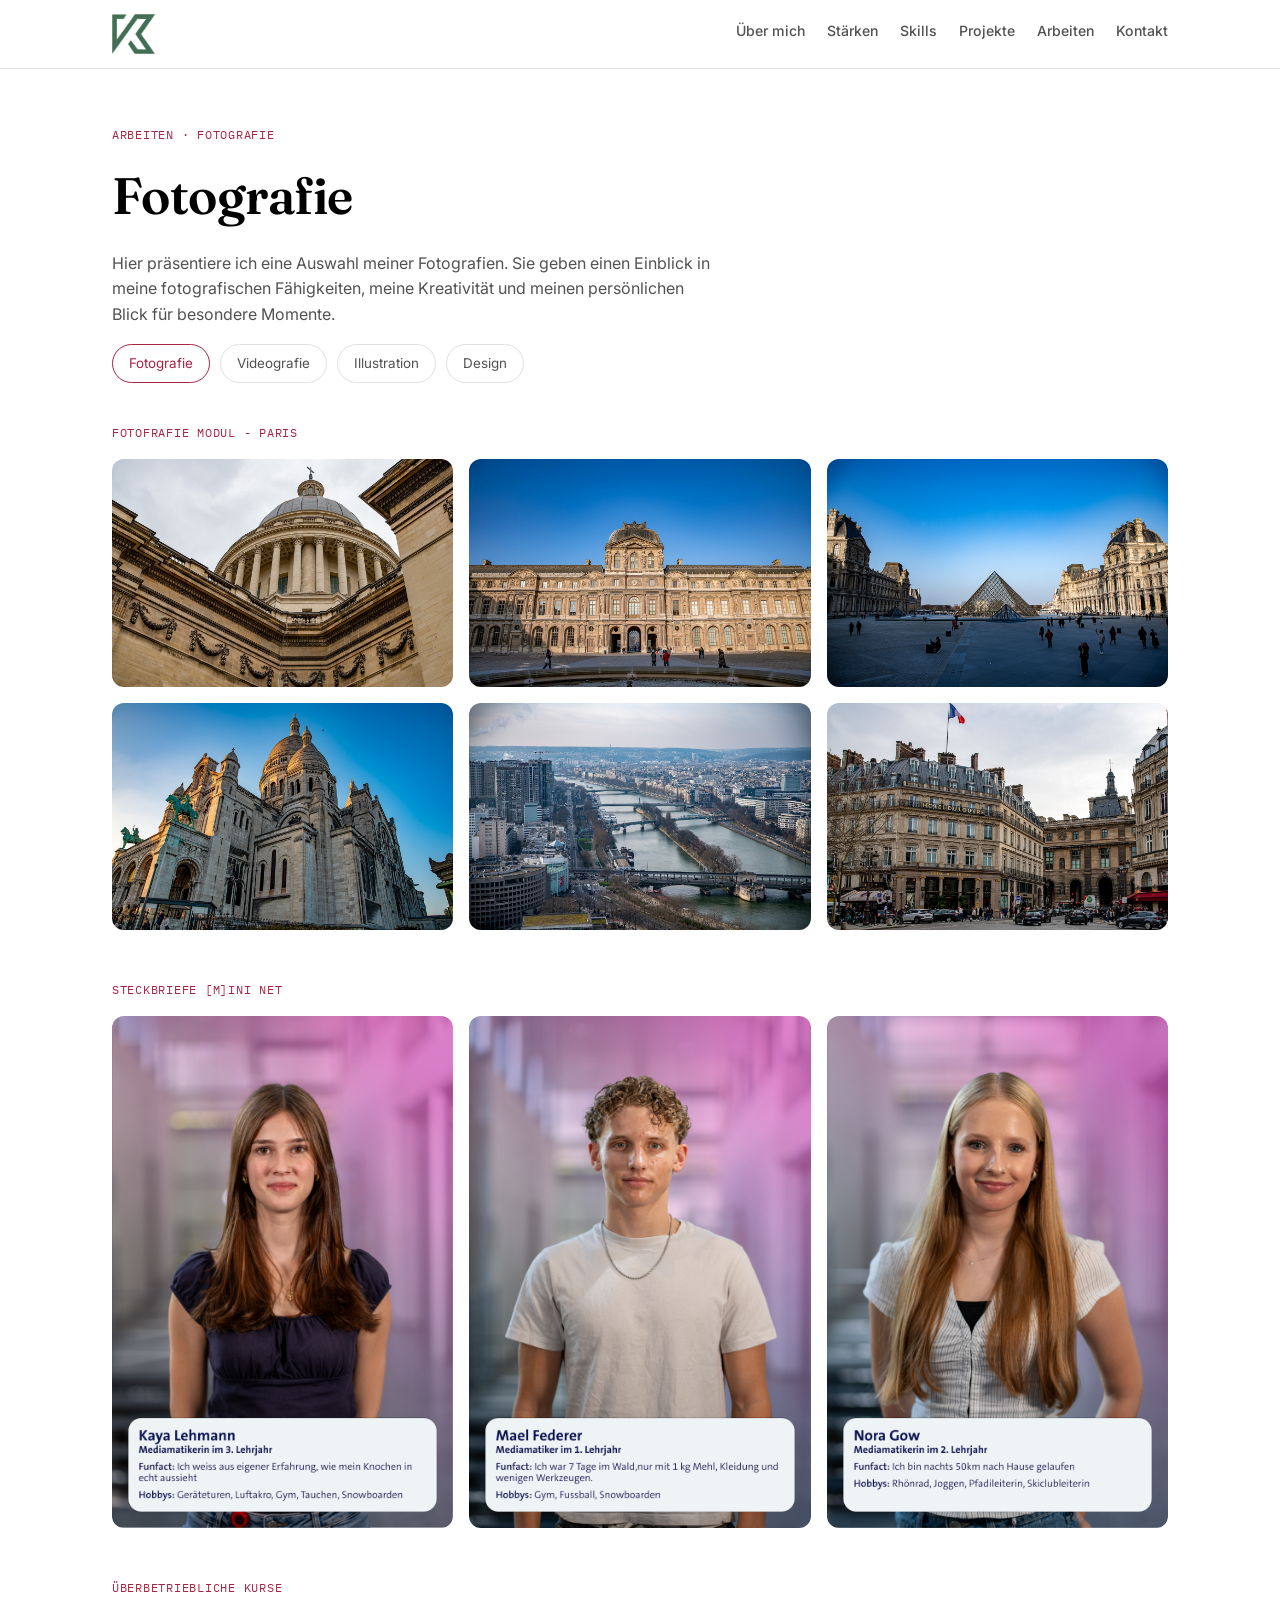
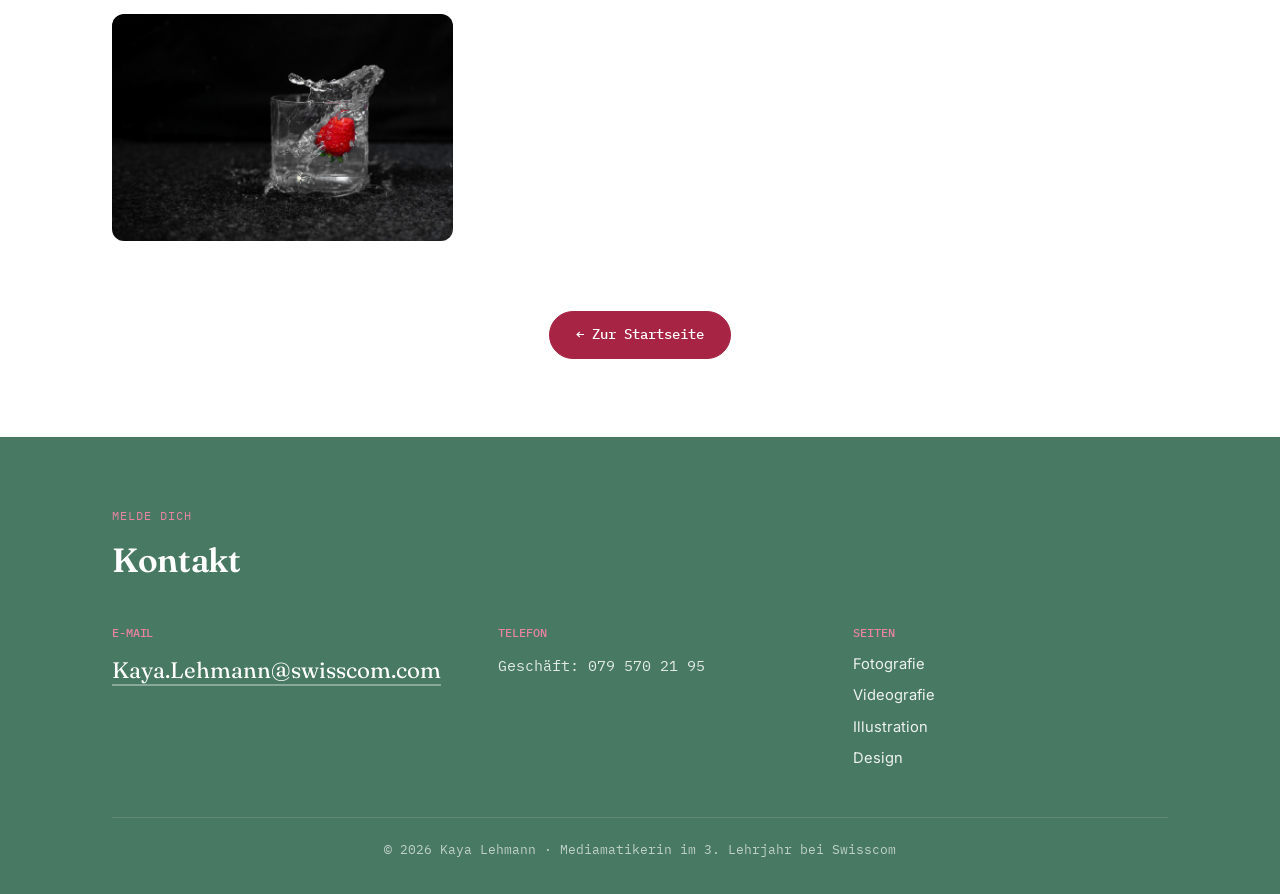
<file: fotografie.html>
<!DOCTYPE html>
<html lang="de">
<head>
<meta charset="UTF-8">
<meta name="viewport" content="width=device-width, initial-scale=1.0">
<title>Fotografie — Kaya Lehmann</title>
<link rel="preconnect" href="https://fonts.googleapis.com">
<link rel="preconnect" href="https://fonts.gstatic.com" crossorigin>
<link href="https://fonts.googleapis.com/css2?family=Fraunces:opsz,wght@9..144,500;9..144,600;9..144,700&family=Yellowtail&family=Inter:wght@400;500;600;700&family=IBM+Plex+Mono:wght@400;500&display=swap" rel="stylesheet">
<link rel="stylesheet" href="style.css">
</head>
<body>

<header class="top">
  <div class="wrap">
    <img src="assets/Logo/Logo.png" alt="Porträt von Kaya Lehmann" height="40">
    <nav aria-label="Hauptnavigation">
      <a href="index.html#about">Über mich</a>
      <a href="index.html#staerken">Stärken</a>
      <a href="index.html#skills">Skills</a>
      <a href="index.html#projekte">Projekte</a>
      <a href="index.html#arbeiten">Arbeiten</a>
      <a href="index.html#kontakt">Kontakt</a>
    </nav>
  </div>
</header>

<main class="wrap">
  <section class="page-hero">
    <span class="eyebrow">Arbeiten · Fotografie</span>
    <h1>Fotografie</h1>
    <p>Hier präsentiere ich eine Auswahl meiner Fotografien. Sie geben einen Einblick in meine fotografischen Fähigkeiten, meine Kreativität und meinen persönlichen Blick für besondere Momente.</p>
    <div class="subnav">
      <a class="active" href="fotografie.html">Fotografie</a>
      <a href="videografie.html">Videografie</a>
      <a href="illustration.html">Illustration</a>
      <a href="design.html">Design</a>
    </div>
  </section>

  <!-- Eigene Fotos: Dateien in assets/ ablegen und src unten anpassen -->

<p class="photo-section-title">Fotofrafie Modul - Paris</p>
<div class="photo-grid">
  <img src="assets/Paris/01.jpg" alt="Fotografie-ÜK">
  <img src="assets/Paris/02.jpg" alt="Louvre-Fassade bei Tag">
  <img src="assets/Paris/03.jpg" alt="Pariser Strasse mit historischer Fassade">
  <img src="assets/Paris/04.jpg" alt="Panthéon-Kuppel von unten fotografiert">
  <img src="assets/Paris/05.jpg" alt="Strasse mit Kirchturm in Paris">
  <img src="assets/Paris/06.jpg" alt="Strasse mit Kirchturm in Paris">
</div>

<p class="photo-section-title">Steckbriefe [M]INI NET</p>
<div class="photo-grid">
  <img src="assets/Steckbriefe/Kaya.png" alt="">
  <img src="assets/Steckbriefe/Mael.png" alt="">
  <img src="assets/Steckbriefe/Nora Gow.png" alt="">
</div>

<p class="photo-section-title">Überbetriebliche Kurse</p>
<div class="photo-grid">
  <img src="assets/Fotos/erdbeere.jpg">
</div>
  <div class="home-wrap">
    <a class="home-btn" href="index.html">← Zur Startseite</a>
  </div>
</main>

<footer class="site-footer" id="kontakt">
  <div class="wrap">
    <div class="section-head"><span class="eyebrow">Melde dich</span><h2>Kontakt</h2></div>
    <div class="footer-grid">
      <div><h3>E-Mail</h3><a class="big" href="mailto:Kaya.Lehmann@swisscom.com">Kaya.Lehmann@swisscom.com</a></div>
      <div><h3>Telefon</h3><p class="line">Geschäft: 079 570 21 95</p></div>
      <div><h3>Seiten</h3><nav><a href="fotografie.html">Fotografie</a><a href="videografie.html">Videografie</a><a href="illustration.html">Illustration</a><a href="design.html">Design</a></nav></div>
    </div>
    <div class="footer-bottom">© 2026 Kaya Lehmann · Mediamatikerin im 3. Lehrjahr bei Swisscom</div>
  </div>
</footer>

</body>
</html>
</file>
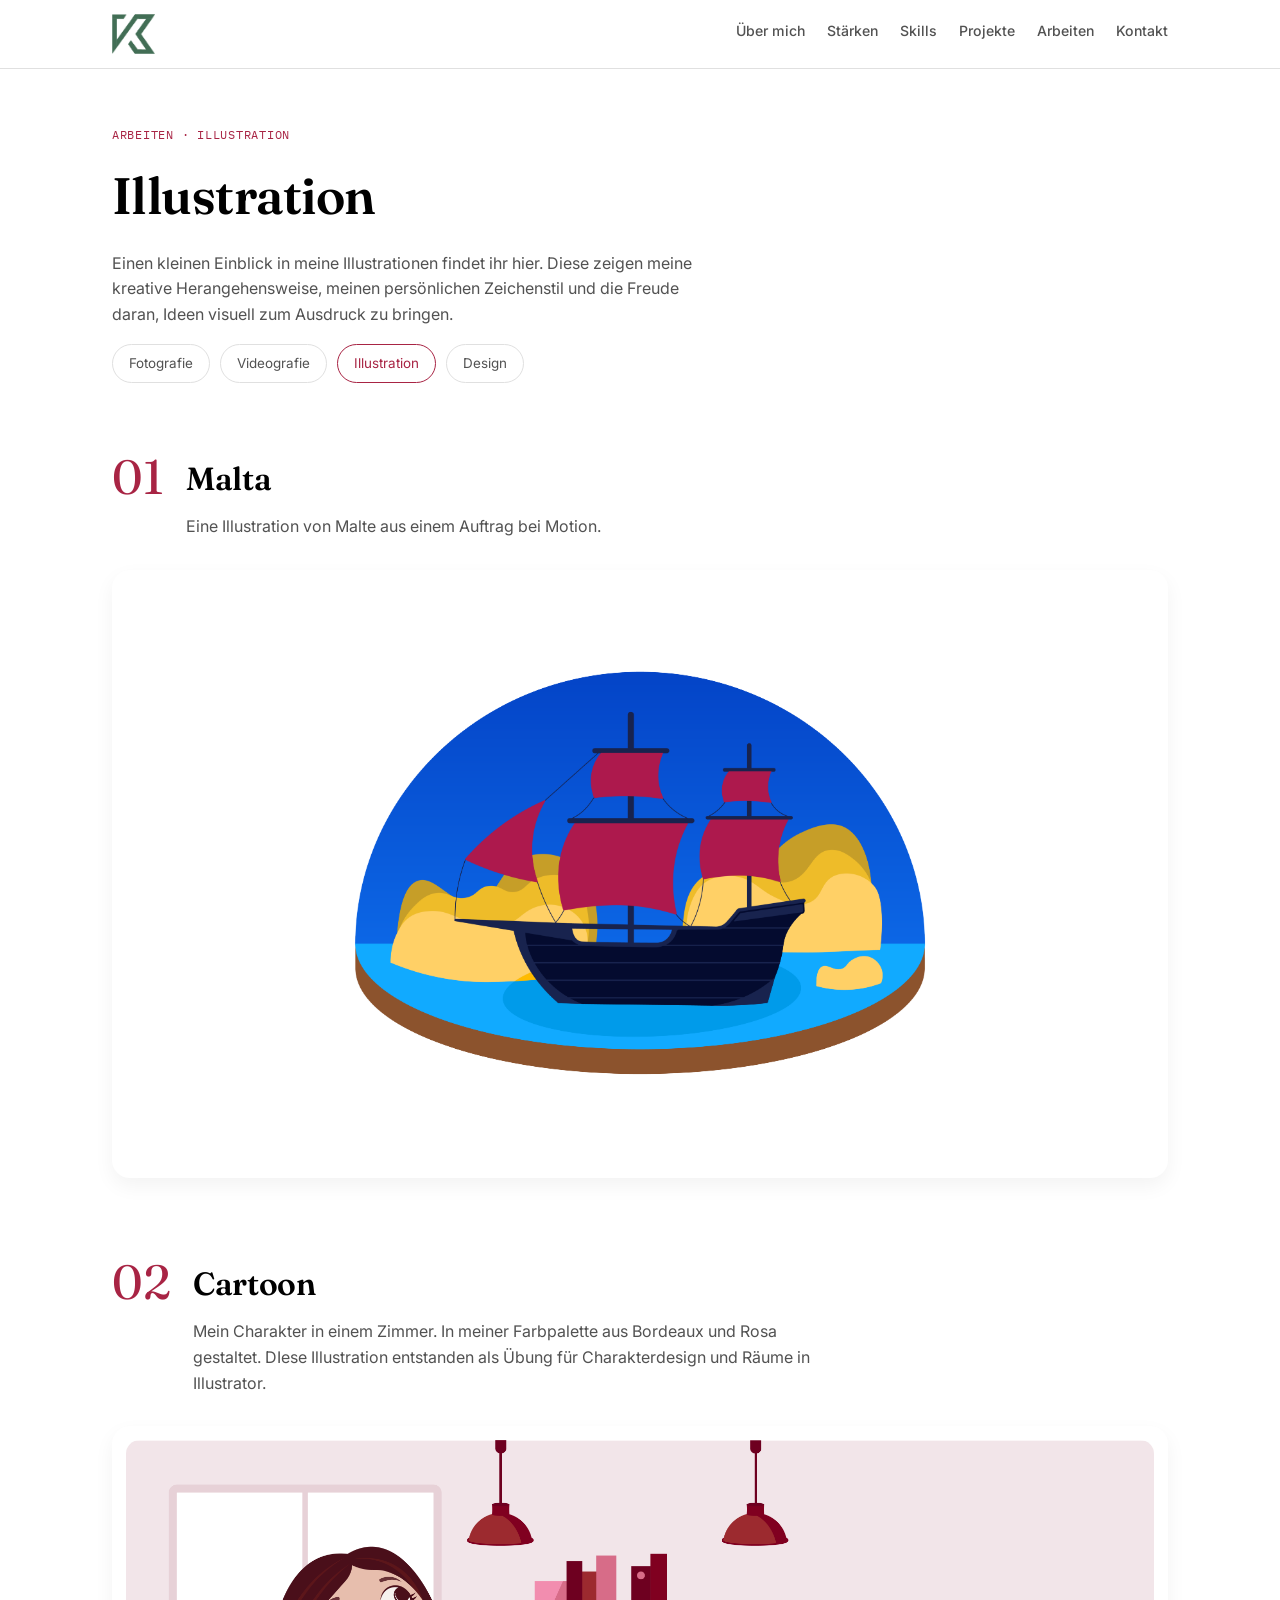
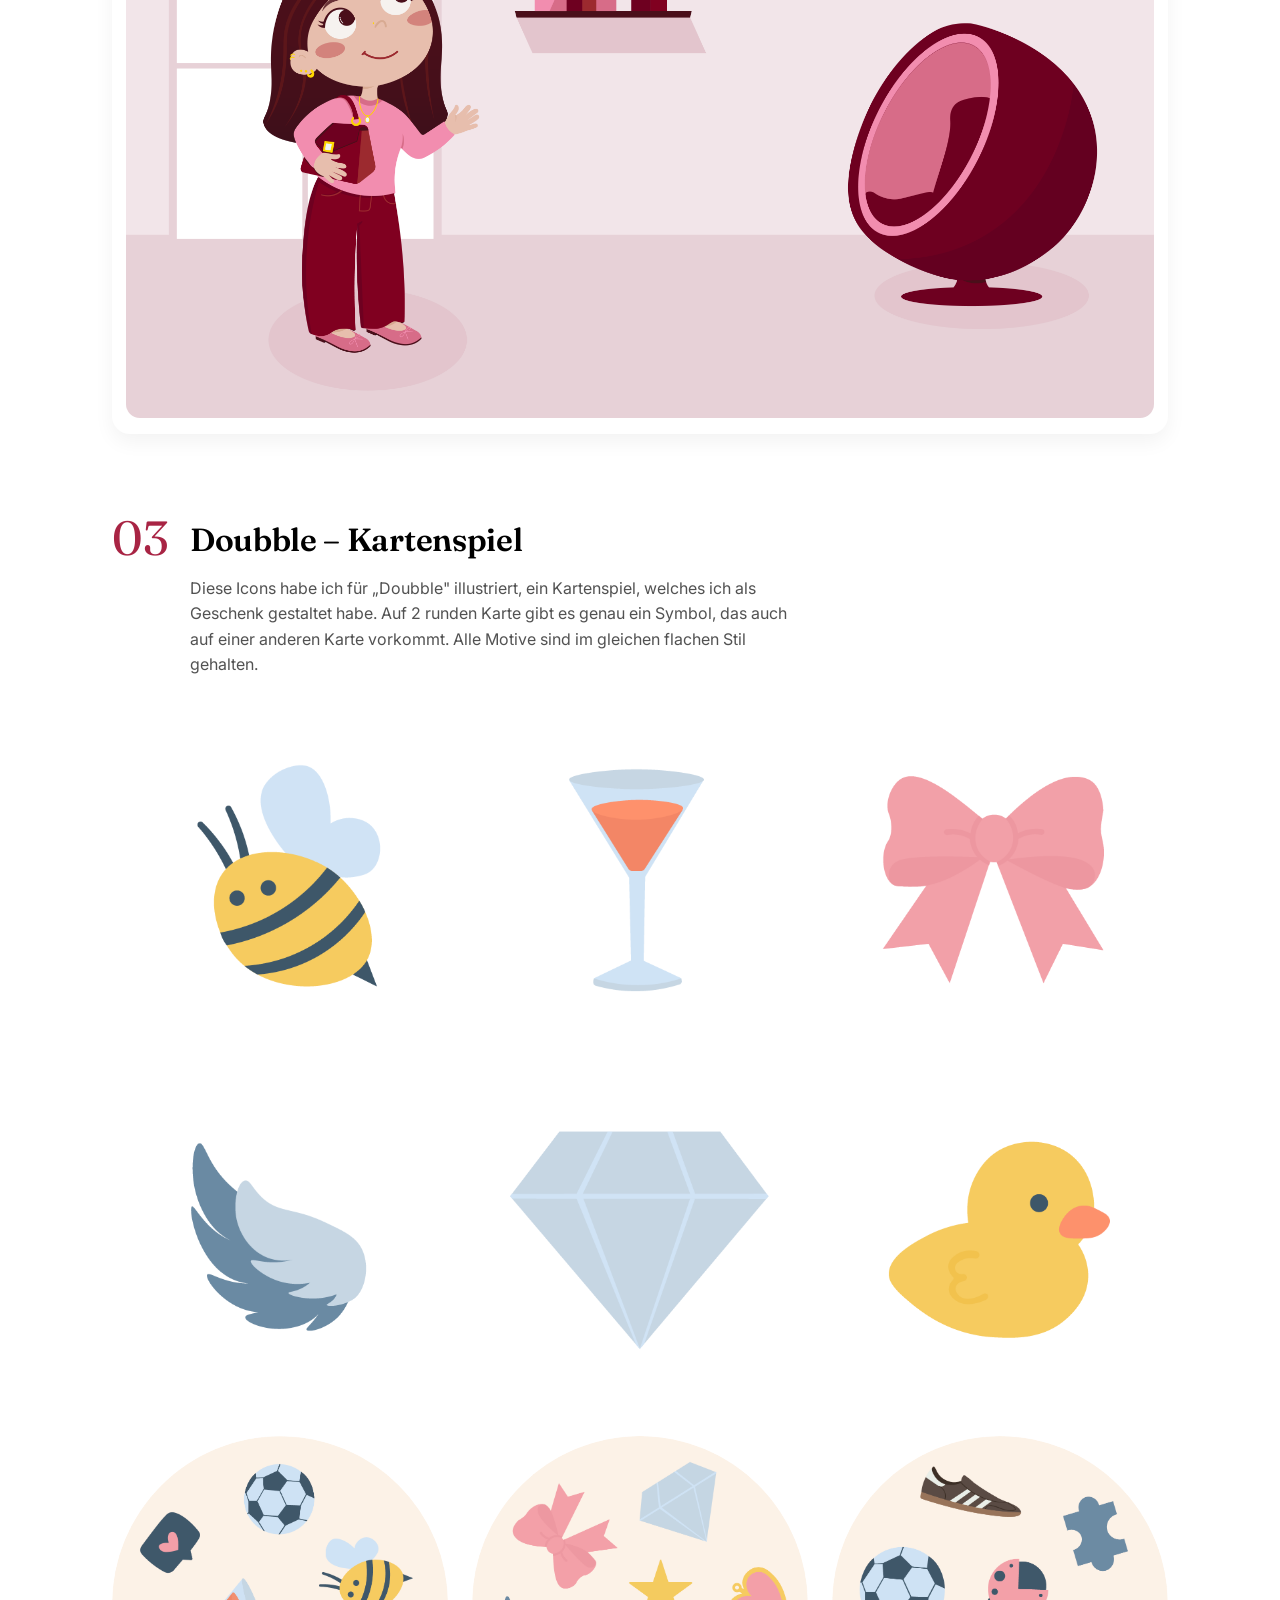
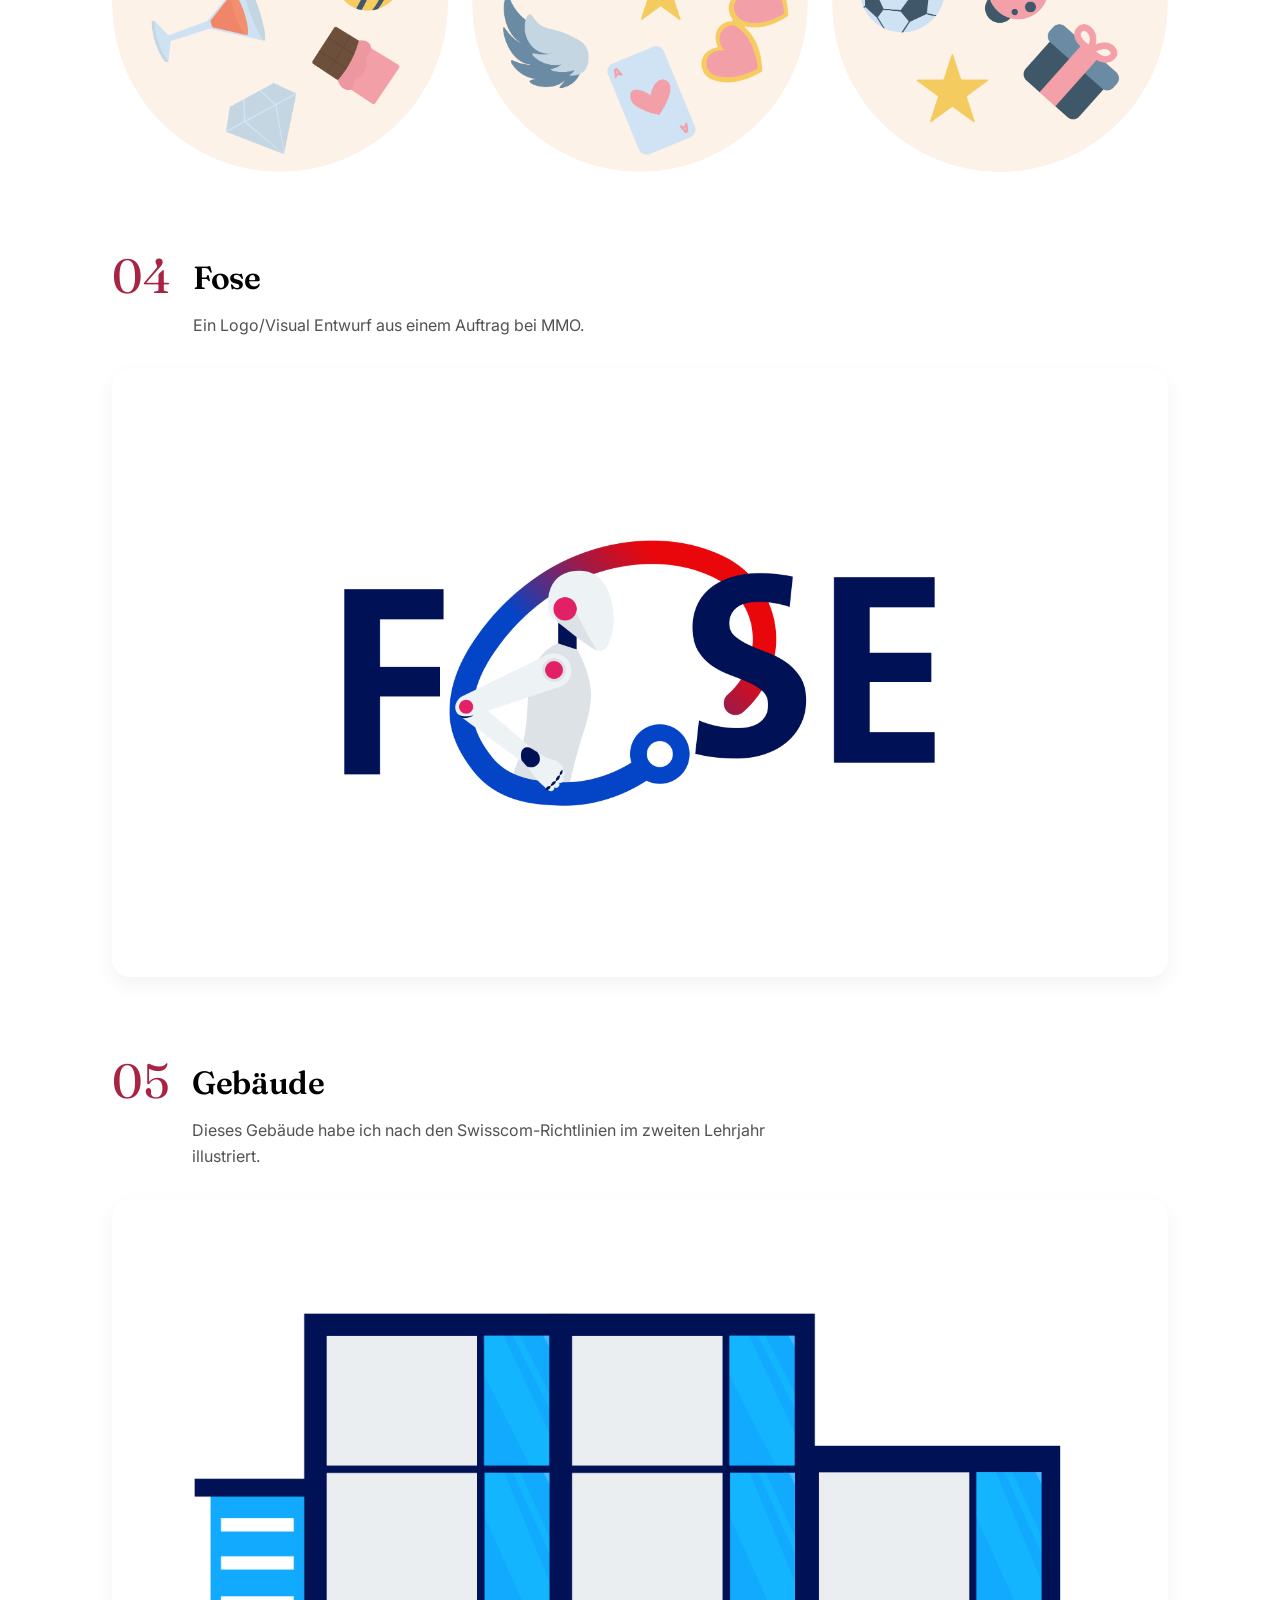
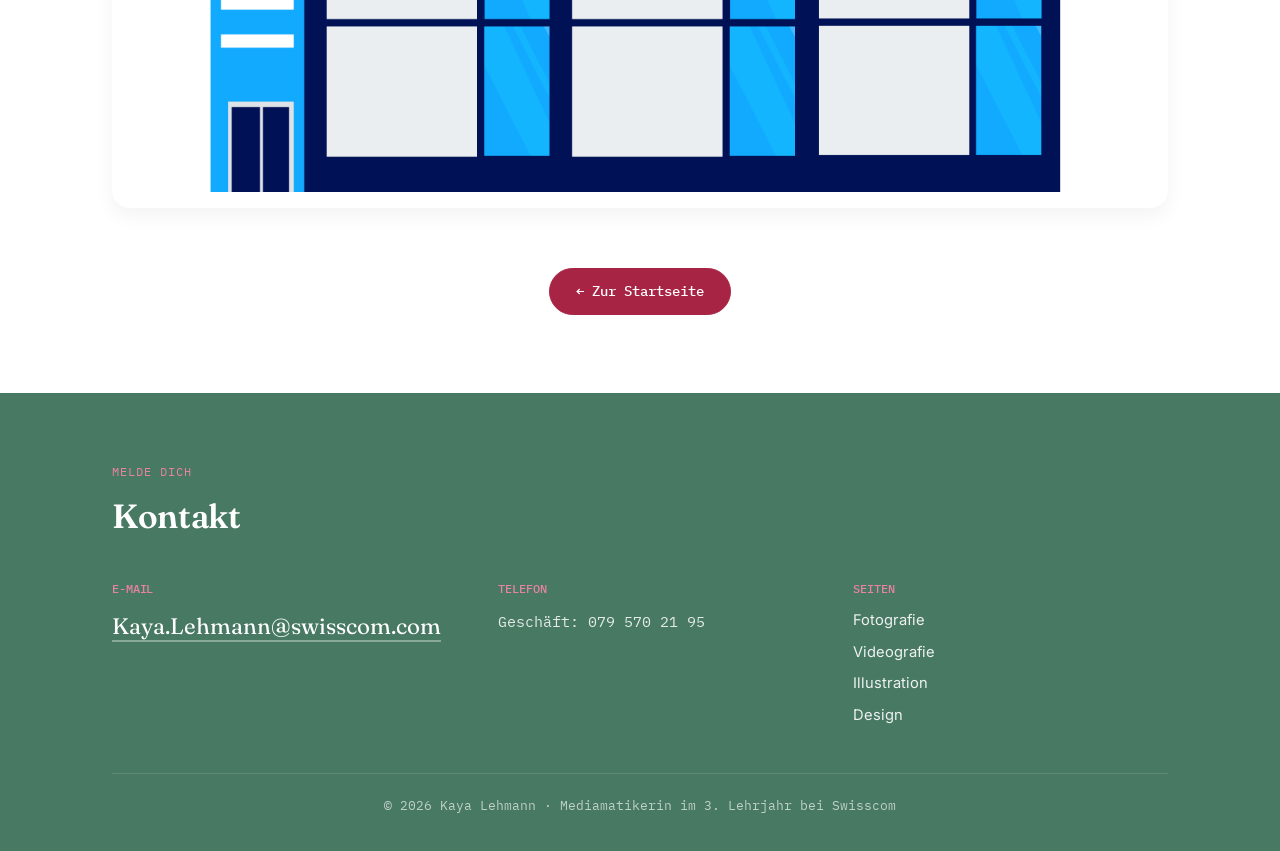
<file: illustration.html>
<!DOCTYPE html>
<html lang="de">
<head>
<meta charset="UTF-8">
<meta name="viewport" content="width=device-width, initial-scale=1.0">
<title>Illustration — Kaya Lehmann</title>
<link rel="preconnect" href="https://fonts.googleapis.com">
<link rel="preconnect" href="https://fonts.gstatic.com" crossorigin>
<link href="https://fonts.googleapis.com/css2?family=Fraunces:opsz,wght@9..144,500;9..144,600;9..144,700&family=Yellowtail&family=Inter:wght@400;500;600;700&family=IBM+Plex+Mono:wght@400;500&display=swap" rel="stylesheet">
<link rel="stylesheet" href="style.css">
</head>
<body>

<header class="top">
  <div class="wrap">
    <img src="assets/Logo/Logo.png" alt="Porträt von Kaya Lehmann" height="40">
    <nav aria-label="Hauptnavigation">
      <a href="index.html#about">Über mich</a>
      <a href="index.html#staerken">Stärken</a>
      <a href="index.html#skills">Skills</a>
      <a href="index.html#projekte">Projekte</a>
      <a href="index.html#arbeiten">Arbeiten</a>
      <a href="index.html#kontakt">Kontakt</a>
    </nav>
  </div>
</header>

<main class="wrap">
  <section class="page-hero">
    <span class="eyebrow">Arbeiten · Illustration</span>
    <h1>Illustration</h1>
    <p>Einen kleinen Einblick in meine Illustrationen findet ihr hier. Diese zeigen meine kreative Herangehensweise, meinen persönlichen Zeichenstil und die Freude daran, Ideen visuell zum Ausdruck zu bringen.</p>
    <div class="subnav">
      <a href="fotografie.html">Fotografie</a>
      <a href="videografie.html">Videografie</a>
      <a class="active" href="illustration.html">Illustration</a>
      <a href="design.html">Design</a>
    </div>
  </section>


  <!-- ============ PROJEKT 1: MALTA ============ -->
  <section class="design-project">
    <div class="design-head">
      <span class="design-nr">01</span>
      <div>
        <h2>Malta</h2>
        <p>Eine Illustration von Malte aus einem Auftrag bei Motion.</p>
      </div>
    </div>
    <div class="gallery gallery-large">
      <figure>
        <div class="bild" style="aspect-ratio: 16 / 9;"><img src="assets/Illustration/Malta.png" alt="Segelschiff vor Felsen in einer runden Kuppel, Illustration zu Malta" style="--zoom: 1.25; height: 100%;"></div>
      </figure>
    </div>
  </section>

  <!-- ============ PROJEKT 2: KAYA IM RAUM ============ -->
  <section class="design-project">
    <div class="design-head">
      <span class="design-nr">02</span>
      <div>
        <h2>Cartoon</h2>
        <p>Mein Charakter in einem Zimmer. In meiner Farbpalette aus Bordeaux und Rosa gestaltet. DIese Illustration entstanden als Übung für Charakterdesign und Räume in Illustrator.</p>
      </div>
    </div>
    <div class="gallery gallery-large">
      <figure>
        <div class="bild"><img src="assets/Illustration/Kaya_Room.png" alt="Illustration einer Figur mit braunen Haaren in einem Zimmer mit Eierstuhl" style="--zoom: 1;"></div>
      </figure>
    </div>
  </section>

  <!-- ============ PROJEKT 3: DOUBBLE ============ -->
  <section class="design-project">
    <div class="design-head">
      <span class="design-nr">03</span>
      <div>
        <h2>Doubble – Kartenspiel</h2>
        <p>Diese Icons habe ich für „Doubble" illustriert, ein Kartenspiel, welches ich als Geschenk gestaltet habe. Auf 2 runden Karte gibt es genau ein Symbol, das auch auf einer anderen Karte vorkommt. Alle Motive sind im gleichen flachen Stil gehalten.</p>
      </div>
    </div>
    <div class="gallery gallery-small">
      <figure><img src="assets/Illustration/Bee.png" alt="Illustration eines Sneakers" style="--zoom: 1;"></figure>
      <figure><img src="assets/Illustration/Glas.png" alt="Illustration eines Cocktailglases" style="--zoom: 1;"></figure>
      <figure><img src="assets/Illustration/Schleife.png" alt="Illustration einer rosa Schleife" style="--zoom: 1;"></figure>
      <figure><img src="assets/Illustration/Wings.png" alt="Illustration eines Flügels" style="--zoom: 1;"></figure>
      <figure><img src="assets/Illustration/Dimond.png" alt="Illustration eines Diamanten" style="--zoom: 1;"></figure>
      <figure><img src="assets/Illustration/duck.png" alt="Illustration einer Quietsche-Ente" style="--zoom: 1;"></figure>
    </div>

    <!-- Beispiel-Karten (optional): Bilder in assets/Illustration/ ablegen -->
    <div class="doubble-examples">
      <img src="assets/Illustration/Doubble_1.png" alt="Fertige Doubble-Karte mit Schleife, Kopfhörern, Sprechblase, Hantel, Marienkäfer und Blitz">
      <img src="assets/Illustration/Doubble_2.png" alt="Fertige Doubble-Karte mit Kamera, Kalender, Pfeil, Marienkäfer, Diamant und Dolch">
      <img src="assets/Illustration/Doubble_3.png" alt="Fertige Doubble-Karte mit Sneaker, Puzzleteil, Fussball, Marienkäfer, Geschenk und Stern">
    </div>

      <section class="design-project">
    <div class="design-head">
      <span class="design-nr">04</span>
      <div>
        <h2>Fose</h2>
        <p>Ein Logo/Visual Entwurf aus einem Auftrag bei MMO.</p>
      </div>
    </div>
    <div class="gallery gallery-large">
      <figure>
        <div class="bild" style="aspect-ratio: 16 / 9;"><img src="assets/Illustration/FOSE.png" alt="Segelschiff vor Felsen in einer runden Kuppel, Illustration zu Malta" style="--zoom: 1.25; height: 100%;"></div>
      </figure>
    </div>
  </section>

        <section class="design-project">
    <div class="design-head">
      <span class="design-nr">05</span>
      <div>
        <h2>Gebäude</h2>
        <p>Dieses Gebäude habe ich nach den Swisscom-Richtlinien im zweiten Lehrjahr illustriert.</p>
      </div>
    </div>
    <div class="gallery gallery-large">
      <figure>
        <div class="bild" style="aspect-ratio: 16 / 9;"><img src="assets/Illustration/Haus.png" alt="Segelschiff vor Felsen in einer runden Kuppel, Illustration zu Malta" style="--zoom: 1; height: 100%;"></div>
      </figure>
    </div>
  </section>


  </section>
    <div class="home-wrap">
    <a class="home-btn" href="index.html">← Zur Startseite</a>
  </div>
  
</main>

<footer class="site-footer" id="kontakt">
  <div class="wrap">
    <div class="section-head"><span class="eyebrow">Melde dich</span><h2>Kontakt</h2></div>
    <div class="footer-grid">
      <div><h3>E-Mail</h3><a class="big" href="mailto:Kaya.Lehmann@swisscom.com">Kaya.Lehmann@swisscom.com</a></div>
      <div><h3>Telefon</h3><p class="line">Geschäft: 079 570 21 95</p></div>
      <div><h3>Seiten</h3><nav><a href="fotografie.html">Fotografie</a><a href="videografie.html">Videografie</a><a href="illustration.html">Illustration</a><a href="design.html">Design</a></nav></div>
    </div>
    <div class="footer-bottom">© 2026 Kaya Lehmann · Mediamatikerin im 3. Lehrjahr bei Swisscom</div>
  </div>
</footer>

</body>
</html>
</file>
<file: style.css>
/* ============================================================
   FARBPALETTE — direkt aus deiner Vorlage übernommen.
   Willst du einen Ton ändern, reicht es, den Hex-Wert hier
   anzupassen — die ganze Seite (alle Unterseiten) zieht nach,
   da alle Dateien dieses eine style.css einbinden.
   ============================================================ */
/* ============================================================
   1) FARBEN — nur hier ändern, die ganze Seite zieht nach.
   ============================================================ */
:root {
  --green:   #6FBA99;   /* Grün */
  --mint:    #BFE3D6;   /* Mint */
  --pink:    #E983A3;   /* Pink */
  --crimson: #A82444;   /* Dunkelrot (Hauptakzent für Text/Buttons) */
  --black:   #000000;
  --white:   #FFFFFF;

  /* abgeleitete, hellere/dunklere Töne aus deinen Farben */
  --pink-soft:  color-mix(in srgb, var(--pink) 22%, white);
  --mint-soft:  color-mix(in srgb, var(--mint) 45%, white);
  --green-deep: color-mix(in srgb, var(--green) 65%, black);  /* lesbares Grün für Text */

  /* alte Namen bleiben bestehen, zeigen aber auf die neuen Farben */
  --growing-pink: var(--crimson);
  --sleeping-pink: var(--pink);
  --shy-pink: var(--pink-soft);
  --tulipe-green: var(--green);
  --grounding-green: var(--green-deep);
  --sleeping-green: var(--black);

  --bg: var(--white);
  --ink: var(--black);
  --ink-soft: color-mix(in srgb, black 68%, white);
  --line: color-mix(in srgb, black 12%, white);
  --paper: var(--white);
}

* { box-sizing: border-box; }
html { scroll-behavior: smooth; }

@media (prefers-reduced-motion: reduce) {
  html { scroll-behavior: auto; }
  * { animation-duration: 0.001ms !important; transition-duration: 0.001ms !important; }
}

body {
  margin: 0;
  background: var(--bg);
  color: var(--ink);
  font-family: 'Inter', -apple-system, BlinkMacSystemFont, sans-serif;
  line-height: 1.6;
  -webkit-font-smoothing: antialiased;
}

a { color: inherit; }

h1, h2, h3 {
  font-family: 'Fraunces', Georgia, serif;
  font-weight: 600;
  margin: 0;
  letter-spacing: -0.01em;
}

.signature {
  font-family: 'Yellowtail', cursive;
  font-weight: 400;
  color: var(--growing-pink);
}

.wrap { max-width: 1120px; margin: 0 auto; padding: 0 32px; }
section { scroll-margin-top: 78px; }

/* ---------- Top nav (alle Seiten) ---------- */

header.top {
  position: sticky; top: 0; z-index: 30;
  background: rgba(255,255,255,0.92);
  backdrop-filter: blur(8px);
  border-bottom: 1px solid var(--line);
}
.top .wrap { display: flex; align-items: center; justify-content: space-between; height: 68px; }
.top .mark { font-family: 'Yellowtail', cursive; font-size: 1.7rem; color: var(--growing-pink); text-decoration: none; }
.top nav { display: flex; gap: 22px; }
.top nav a {
  text-decoration: none; font-size: 0.88rem; font-weight: 500;
  color: var(--ink-soft); padding-bottom: 3px;
  border-bottom: 2px solid transparent;
  transition: color 0.2s ease, border-color 0.2s ease;
}
.top nav a:hover, .top nav a.active { color: var(--growing-pink); border-color: var(--growing-pink); }

@media (max-width: 760px) { .top nav { display: none; } }

/* ---------- Hero (plakativ) ---------- */

.hero { position: relative; overflow: hidden; padding: 88px 0 64px; }


.hero-inner {
  position: relative; z-index: 1;
  display: grid; grid-template-columns: 1.3fr 1fr; gap: 44px; align-items: center;
}

.hero-tag {
  font-family: 'IBM Plex Mono', monospace; font-size: 0.78rem;
  color: var(--grounding-green); text-transform: uppercase; letter-spacing: 0.06em;
  margin-bottom: 18px;
}

.hero h1 { font-size: clamp(2.6rem, 6vw, 4.4rem); line-height: 1.02; }
.hero h1 .signature { font-size: 1.05em; }

.hero .role {
  margin-top: 18px; font-size: 1.1rem; font-weight: 500; color: var(--sleeping-green);
}

.hero p.lede { margin-top: 18px; max-width: 48ch; color: var(--ink-soft); font-size: 1.02rem; }

.hero .chips { margin-top: 30px; display: flex; gap: 12px; flex-wrap: wrap; }
.chip {
  font-family: 'IBM Plex Mono', monospace; font-size: 0.78rem;
  padding: 10px 18px; border-radius: 30px; text-decoration: none; font-weight: 500;
  border: 1.5px solid var(--grounding-green);
}
.chip.solid { background: var(--growing-pink); color: #fff; border-color: var(--growing-pink); }
.chip.solid:hover { background: var(--sleeping-green); border-color: var(--sleeping-green); }
.chip.outline { color: var(--grounding-green); }
.chip.outline:hover { background: var(--grounding-green); color: #fff; }

/* 2) PORTRAIT — abgerundete Ecken: border-radius beim img ändern.
      Die bunten Punkte (.dot) liegen HINTER dem Bild (z-index 0)
      und schauen nur teilweise hervor. Position/Grösse pro Punkt anpassbar. */
.hero-portrait { position: relative; z-index: 1; width: 300px; height: 100%; justify-self: center; }
.hero-portrait img {
  position: relative; z-index: 1; display: block;
  width: 100%; height: 100%;
  object-fit: cover; object-position: top center;
  border-radius: 28px;
  box-shadow: 0 18px 30px rgba(0,0,0,0.18);
}
.dot { position: absolute; border-radius: 50%; z-index: 0; }
.dot.d1 { width: 190px; height: 190px; background: var(--pink);    top: -60px;   right: -75px; }
.dot.d2 { width: 130px; height: 130px; background: var(--green);   bottom: -45px; left: -60px; }
.dot.d3 { width: 90px;  height: 90px;  background: var(--mint);    bottom: 40px;  right: -50px; }
.dot.d4 { width: 60px;  height: 60px;  background: var(--crimson); top: 30px;     left: -32px; }

@media (max-width: 680px) {
  .hero-inner { grid-template-columns: 1fr; }
  .hero-portrait { width: 200px; height: 260px; justify-self: start; }
}

/* ---------- Section shell ---------- */

section.block { padding: 66px 0; }
.tint-pink { background: var(--shy-pink); }
.tint-white { background: var(--paper); }

.section-head { margin-bottom: 36px; }
.section-head .eyebrow {
  display: block; font-family: 'IBM Plex Mono', monospace; font-size: 0.74rem;
  color: var(--growing-pink); text-transform: uppercase; letter-spacing: 0.08em; margin-bottom: 8px;
}
.section-head h2 { font-size: clamp(1.6rem, 3vw, 2.1rem); }
.section-head p.sub { margin: 10px 0 0; color: var(--ink-soft); max-width: 60ch; }

/* ---------- About ---------- */

.about-grid { display: grid; grid-template-columns: 1.6fr 1fr; gap: 48px; align-items: start; }
.about-grid p { color: var(--ink-soft); max-width: 62ch; }
.about-grid p + p { margin-top: 14px; }

.about-quote {
  background: var(--paper); border-left: 4px solid var(--growing-pink);
  padding: 20px 22px; border-radius: 4px; font-family: 'Fraunces', serif; font-style: italic; font-size: 1.05rem;
  color: var(--sleeping-green);
}

/* ---------- Funfacts ---------- */

.funfacts-grid { display: grid; grid-template-columns: repeat(4, 1fr); gap: 16px; }
.funfact {
  background: var(--paper); border-radius: 18px; padding: 24px 20px;
  box-shadow: 0 8px 20px rgba(0,0,0,0.06);
}
.funfact .ico { width: 26px; height: 26px; color: var(--tulipe-green); margin-bottom: 12px; }
.funfact dt {
  font-family: 'IBM Plex Mono', monospace; font-size: 0.68rem; text-transform: uppercase;
  color: var(--growing-pink); letter-spacing: 0.04em;
}
.funfact dd { margin: 5px 0 0; font-size: 0.98rem; font-weight: 500; }

@media (max-width: 820px) { .funfacts-grid { grid-template-columns: 1fr 1fr; } }

/* ---------- Strengths (mit Icon) ---------- */

.strengths { display: grid; grid-template-columns: repeat(3, 1fr); gap: 18px; }
.strength {
  background: var(--paper); border-radius: 18px; padding: 26px 24px;
  display: flex; gap: 16px; align-items: flex-start;
  box-shadow: 0 8px 20px rgba(0,0,0,0.05);
}
.strength .ico {
  width: 40px; height: 40px; flex-shrink: 0; border-radius: 50%;
  display: flex; align-items: center; justify-content: center;
  background: var(--shy-pink); color: var(--growing-pink);
}
.strength:nth-child(even) .ico { background: var(--mint-soft); color: var(--grounding-green); }
.strength .ico svg { width: 20px; height: 20px; }
.strength h3 { font-size: 1.02rem; margin-bottom: 6px; }
.strength p { margin: 0; font-size: 0.88rem; color: var(--ink-soft); }

@media (max-width: 820px) { .strengths { grid-template-columns: 1fr 1fr; } }
@media (max-width: 560px) { .strengths { grid-template-columns: 1fr; } }

/* ---------- Skills ---------- */

.skills-groups { display: grid; grid-template-columns: repeat(2, 1fr); gap: 40px 56px; }
.skill-group h3 { font-family: 'Inter', sans-serif; font-size: 0.98rem; font-weight: 700; margin-bottom: 14px; }
.skill-group:nth-child(1) h3 { color: var(--growing-pink); }
.skill-group:nth-child(2) h3 { color: var(--grounding-green); }

.skill-row {
  display: flex; align-items: center; justify-content: space-between; padding: 10px 0;
  border-bottom: 1px solid var(--line);
}
.skill-row .name { font-size: 0.95rem; }
.dots { display: flex; gap: 5px; }
.dots span { width: 8px; height: 8px; border-radius: 50%; background: var(--line); }
.dots.pink span.on { background: var(--growing-pink); }
.dots.green span.on { background: var(--grounding-green); }

@media (max-width: 720px) { .skills-groups { grid-template-columns: 1fr; } }
.skills-note { margin-top: 24px; font-size: 0.85rem; color: var(--ink-soft); }

/* ---------- Projects ---------- */

.project {
  padding: 30px 28px; border-radius: 20px; display: grid;
  grid-template-columns: 210px 1fr; gap: 30px; margin-bottom: 16px;
}
/* 4) PROJEKT-BOXEN — jede Box hat eine eigene Klasse.
      --box-bg = Hintergrund, --box-accent = Streifen links */
.project { background: var(--box-bg, var(--pink-soft)); border-left: 6px solid var(--box-accent, var(--crimson)); }
.proj-creative { --box-bg: var(--pink-soft); --box-accent: var(--pink); }
.proj-apps     { --box-bg: var(--mint-soft); --box-accent: var(--green); }
.proj-mmo      { --box-bg: color-mix(in srgb, var(--green) 28%, white); --box-accent: var(--green-deep); }
.proj-motion   { --box-bg: color-mix(in srgb, var(--crimson) 12%, white); --box-accent: var(--crimson); }
.project .meta { font-family: 'IBM Plex Mono', monospace; font-size: 0.74rem; color: var(--ink-soft); line-height: 1.9; }
.project .meta strong {
  color: var(--ink); display: block; font-family: 'Fraunces', serif; font-weight: 600;
  font-size: 1.15rem; margin-bottom: 10px;
}
.project p { margin: 0; color: var(--ink); max-width: 58ch; }

@media (max-width: 720px) { .project { grid-template-columns: 1fr; } }

/* ---------- Subpage link cards ---------- */

.subpage-grid { display: grid; grid-template-columns: repeat(4, 1fr); gap: 20px; }
.subpage-card {
  position: relative; display: block; border-radius: 20px; overflow: hidden;
  text-decoration: none; color: #fff; aspect-ratio: 3/4; background: var(--cat-bg, var(--black));
  box-shadow: 0 12px 26px rgba(0,0,0,0.14);
}
/* 3) KATEGORIE-BOXEN (Fotografie, Videografie, Illustration, Design)
      Jede Box hat eine eigene Klasse (.cat-foto usw.) mit eigenen Werten:
      --cat-bg = Hintergrund (sichtbar, wenn kein Bild geladen ist)
      --cat-accent = Farbe des Zähler-Kreises oben rechts
      --cat-pos = Bildausschnitt (z. B. top, center, center 30%)
      --cat-fit = cover (füllt) oder contain (ganzes Bild) */
.subpage-card img { width: 100%; height: 100%; object-fit: var(--cat-fit, cover); object-position: var(--cat-pos, center); display: block; transition: transform 0.4s ease; }
.cat-foto   { --cat-bg: var(--crimson);   --cat-accent: var(--pink);  --cat-pos: center 40%; }
.cat-video  { --cat-bg: var(--green-deep); --cat-accent: var(--mint);  --cat-pos: center; }
.cat-illu   { --cat-bg: var(--pink);      --cat-accent: var(--white); --cat-pos: center; }
.cat-design { --cat-bg: var(--black);     --cat-accent: var(--green); --cat-pos: top center; }
.subpage-card:hover img { transform: scale(1.06); }
.subpage-card::after {
  content: ""; position: absolute; inset: 0;
  background: linear-gradient(180deg, rgba(0,0,0,0) 40%, rgba(0,0,0,0.78) 100%);
}
.subpage-card .label {
  position: absolute; left: 18px; bottom: 16px; z-index: 1;
  font-family: 'Fraunces', serif; font-size: 1.2rem;
}
.subpage-card .count {
  position: absolute; right: 18px; top: 16px; z-index: 1;
  font-family: 'IBM Plex Mono', monospace; font-size: 0.72rem;
  background: var(--cat-accent, rgba(255,255,255,0.22)); color: var(--black); padding: 4px 10px; border-radius: 20px;
}

@media (max-width: 820px) { .subpage-grid { grid-template-columns: 1fr 1fr; } }

/* ---------- Freizeit ---------- */

.personal-head { display: flex; justify-content: space-between; align-items: baseline; flex-wrap: wrap; gap: 8px; margin-bottom: 26px; }
.personal-head p { margin: 0; color: var(--ink-soft); font-size: 0.9rem; max-width: 42ch; }
.personal-grid { display: grid; grid-template-columns: repeat(3, 1fr); gap: 18px; }
.personal-grid img { width: 100%; height: 230px; object-fit: contain; border-radius: 18px; display: block; background: var(--shy-pink); }
.personal-grid span { display: block; margin-top: 9px; font-size: 0.85rem; font-weight: 500; color: var(--ink-soft); }

@media (max-width: 720px) { .personal-grid { grid-template-columns: 1fr 1fr; } }

/* ---------- Footer / Kontakt ---------- */

footer.site-footer {
  background: var(--green-deep); color: #fff; padding: 70px 0 34px; margin-top: 8px;
}
footer.site-footer .eyebrow { color: var(--sleeping-pink); }
footer.site-footer h2 { color: #fff; }

.footer-grid { display: grid; grid-template-columns: 1.1fr 1fr 1fr; gap: 40px; margin-bottom: 46px; }
.footer-grid h3 {
  font-family: 'IBM Plex Mono', monospace; font-size: 0.74rem; text-transform: uppercase;
  color: var(--sleeping-pink); margin-bottom: 10px; font-weight: 500;
}
.footer-grid a.big {
  font-family: 'Fraunces', serif; font-size: 1.4rem; text-decoration: none; color: #fff;
  border-bottom: 2px solid rgba(255,255,255,0.35);
}
.footer-grid a.big:hover { border-color: var(--growing-pink); color: var(--sleeping-pink); }
.footer-grid p.line { margin: 4px 0; font-size: 0.95rem; opacity: 0.85; font-family: 'IBM Plex Mono', monospace; }
.footer-grid nav { display: flex; flex-direction: column; gap: 8px; }
.footer-grid nav a { text-decoration: none; font-size: 0.92rem; opacity: 0.9; }
.footer-grid nav a:hover { color: var(--sleeping-pink); }

.visibility-note {
  padding: 14px 18px; border: 1px solid rgba(255,255,255,0.25); border-radius: 12px;
  font-size: 0.82rem; opacity: 0.85; margin-bottom: 30px;
}

.footer-bottom {
  border-top: 1px solid rgba(255,255,255,0.2); padding-top: 22px;
  font-size: 0.8rem; opacity: 0.65; text-align: center; font-family: 'IBM Plex Mono', monospace;
}

/* ---------- Subpages: gallery ---------- */

.page-hero {
  padding: 56px 0 20px;
}
.page-hero .eyebrow {
  font-family: 'IBM Plex Mono', monospace; font-size: 0.78rem; color: var(--growing-pink);
  text-transform: uppercase; letter-spacing: 0.06em; display: block; margin-bottom: 10px;
}
.page-hero h1 { font-size: clamp(2.2rem, 5vw, 3.2rem); }
.page-hero p { margin-top: 14px; max-width: 60ch; color: var(--ink-soft); }

.gallery { display: grid; grid-template-columns: repeat(3, 1fr); gap: 24px; padding: 30px 0 70px; }
.gallery figure { margin: 0; background: var(--paper); border-radius: 18px; padding: 14px 14px 16px; box-shadow: 0 8px 20px rgba(0,0,0,0.05); }
.gallery figure img,
.gallery figure video { width: 100%; object-position: bottom center; border-radius: 12px; display: block; background: var(--shy-pink); }
.gallery figcaption { margin-top: 12px; font-size: 0.92rem; font-weight: 500; }
.gallery figcaption .tools {
  display: block; font-family: 'IBM Plex Mono', monospace; font-size: 0.72rem;
  color: var(--growing-pink); margin-top: 3px; font-weight: 400;
}

.portrait { display: grid; grid-template-columns: repeat(3, 1fr); gap: 24px; padding: 30px 0 70px; }
.portrait figure { margin: 0; background: var(--paper); border-radius: 18px; padding: 14px 14px 16px; box-shadow: 0 8px 20px rgba(0,0,0,0.05); }
.portrait figure img,
.portrait figure video { width: 100%; height: auto; aspect-ratio: 4 / 3; object-fit: cover; object-position: bottom center; border-radius: 12px; display: block; background: var(--shy-pink); }
.portrait figcaption { margin-top: 12px; font-size: 0.92rem; font-weight: 500; }
.portrait figcaption .tools {
  display: block; font-family: 'IBM Plex Mono', monospace; font-size: 0.72rem;
  color: var(--growing-pink); margin-top: 3px; font-weight: 400;
}

.video { display: grid; grid-template-columns: repeat(3, 1fr); gap: 24px; padding: 30px 0 70px; }
.video figure { margin: 0; background: var(--paper); border-radius: 18px; padding: 14px 14px 16px; box-shadow: 0 8px 20px rgba(0,0,0,0.05); }
.video figure img,
.video figure video { width: 100%; height: auto; aspect-ratio: 16 / 9; object-fit: cover; object-position: bottom center; border-radius: 12px; display: block; background: var(--shy-pink); }
.video figcaption { margin-top: 12px; font-size: 0.92rem; font-weight: 500; }
.video figcaption .tools {
  display: block; font-family: 'IBM Plex Mono', monospace; font-size: 0.72rem;
  color: var(--growing-pink); margin-top: 3px; font-weight: 400;
}

@media (max-width: 880px) { .gallery { grid-template-columns: 1fr 1fr; } }
@media (max-width: 560px) { .gallery { grid-template-columns: 1fr; } }

.placeholder-tile {
  height: 220px; border-radius: 12px; display: flex; align-items: center; justify-content: center;
  background: var(--shy-pink); color: var(--growing-pink); flex-direction: column; gap: 8px;
  border: 1.5px dashed var(--growing-pink);
}
.placeholder-tile svg { width: 34px; height: 34px; }
.placeholder-tile span { font-family: 'IBM Plex Mono', monospace; font-size: 0.72rem; text-align: center; padding: 0 14px; }

.subnav { display: flex; gap: 10px; flex-wrap: wrap; padding-bottom: 10px; }
.subnav a {
  text-decoration: none; font-size: 0.84rem; padding: 8px 16px; border-radius: 20px;
  border: 1.5px solid var(--line); color: var(--ink-soft);
}
.subnav a:hover, .subnav a.active { border-color: var(--growing-pink); color: var(--growing-pink); }

a:focus-visible, button:focus-visible { outline: 2px solid var(--growing-pink); outline-offset: 3px; }

@media (max-width: 820px) { .footer-grid { grid-template-columns: 1fr; gap: 30px; } }
@media (max-width: 720px) { .about-grid { grid-template-columns: 1fr; } }

/* ---------- Fotografie: Gruppentitel + Bilder ohne Rahmen/Beschriftung ---------- */
.photo-section-title {
  font-family: 'IBM Plex Mono', monospace;
  font-size: 0.78rem;
  color: var(--growing-pink);
  text-transform: uppercase;
  letter-spacing: 0.06em;
  margin: 40px 0 16px;
}
.photo-section-title:first-of-type { margin-top: 10px; }

.photo-grid {
  display: grid;
  grid-template-columns: repeat(3, 1fr);
  gap: 16px;
  padding-bottom: 10px;
}
.photo-grid img {
  width: 100%;
  height: 100%;
  object-fit: cover;
  border-radius: 12px;
  display: block;
}

@media (max-width: 880px) { .photo-grid { grid-template-columns: 1fr 1fr; } }
@media (max-width: 560px) { .photo-grid { grid-template-columns: 1fr; } }

/* ===== ILLUSTRATION: in style.css die alten .gallery-large / .gallery-small Regeln
   (inkl. der verklebten Zeile 434 und den @media-Zeilen dazu) löschen und das hier einfügen ===== */

/* Grosse Illustrationen: untereinander */
.gallery.gallery-large { grid-template-columns: 1fr; gap: 0; padding: 0; }
.gallery.gallery-large .bild { aspect-ratio: auto; overflow: hidden; border-radius: 14px; background: transparent; }
.gallery.gallery-large img { width: 100%; height: auto; display: block; object-fit: contain; background: transparent; border-radius: 0; transform: scale(var(--zoom, 1)); }

/* Kleine Illustrationen: alle gleich grosse Felder, ohne grauen Hintergrund */
.gallery.gallery-small { grid-template-columns: repeat(3, 1fr); gap: 24px; padding: 0; margin-bottom: 32px; background: none; border-radius: 0; }
.gallery.gallery-small figure { background: none; box-shadow: none; padding: 0; border-radius: 0; }
.gallery.gallery-small figcaption { display: none; }
.gallery.gallery-small img { width: 100%; aspect-ratio: 1 / 1; box-sizing: border-box; padding: 3%; object-fit: contain; background: transparent; border-radius: 0; transform: scale(var(--zoom, 1)); }

/* Gruppen-Text und Beispielkarten */
.doubble-examples { display: grid; grid-template-columns: repeat(3, 1fr); gap: 24px; }
.doubble-examples img { width: 100%; aspect-ratio: 1 / 1; object-fit: contain; border-radius: 50%; }

@media (max-width: 880px) { .gallery.gallery-small, .doubble-examples { grid-template-columns: 1fr 1fr; } }
@media (max-width: 560px) { .gallery.gallery-small { grid-template-columns: 1fr 1fr; gap: 12px; } }

/* ============================================================
   DESIGN-SEITE: 3 Projekte
   ============================================================ */
.design-project { margin-top: 80px; }
.page-hero + .design-project { margin-top: 40px; }

/* Kopf mit Nummer, Titel, Text */
.design-head { display: flex; gap: 22px; align-items: flex-start; margin-bottom: 30px; }
.design-nr { font-family: 'Fraunces', serif; font-size: 3rem; line-height: 1; color: var(--growing-pink); }
.design-head h2 { font-size: clamp(1.5rem, 3vw, 2rem); }
.design-head p { margin: 10px 0 0; max-width: 62ch; color: var(--ink-soft); }
.design-head .design-tools { font-family: 'IBM Plex Mono', monospace; font-size: 0.75rem; color: var(--growing-pink); }

/* Bilder: nie zugeschnitten, ohne Rahmen und Karte */
.design-fig { margin: 0; }
.design-fig a { display: block; }
.design-img {
  width: 100%; height: auto; display: block; border-radius: 6px;
  box-shadow: 0 6px 24px rgba(0,0,0,0.08);   /* Zeile löschen = kein Schatten */
}
.design-fig figcaption { margin-top: 10px; font-size: 0.85rem; color: var(--ink-soft); }

/* Raster */
.design-row { display: grid; gap: 28px; align-items: start; }
.design-row.cols-2 { grid-template-columns: repeat(2, minmax(0, 1fr)); }
.design-row.cols-poster { grid-template-columns: minmax(0, 1fr) minmax(0, 1.6fr); }
.design-row.narrow { max-width: 62%; }

/* Zwischentitel */
.design-label {
  font-family: 'IBM Plex Mono', monospace; font-size: 0.78rem; color: var(--growing-pink);
  text-transform: uppercase; letter-spacing: 0.06em; margin: 40px 0 16px;
}

@media (max-width: 720px) {
  .design-row.cols-2, .design-row.cols-poster { grid-template-columns: 1fr; }
  .design-row.narrow { max-width: 100%; }
  .design-head { flex-direction: column; gap: 8px; }
}

/* ---------- Home-Button (alle Unterseiten) ---------- */
.home-wrap { display: flex; justify-content: center; padding: 60px 0 70px; }
.home-btn {
  display: inline-block; text-decoration: none;
  font-family: 'IBM Plex Mono', monospace; font-size: 0.85rem; font-weight: 500;
  padding: 12px 26px; border-radius: 30px;
  color: #fff; background: var(--growing-pink); border: 1.5px solid var(--growing-pink);
  transition: background 0.2s ease, border-color 0.2s ease, transform 0.2s ease;
}
.home-btn:hover { background: var(--black); border-color: var(--black); transform: translateY(-2px); }
</file>
